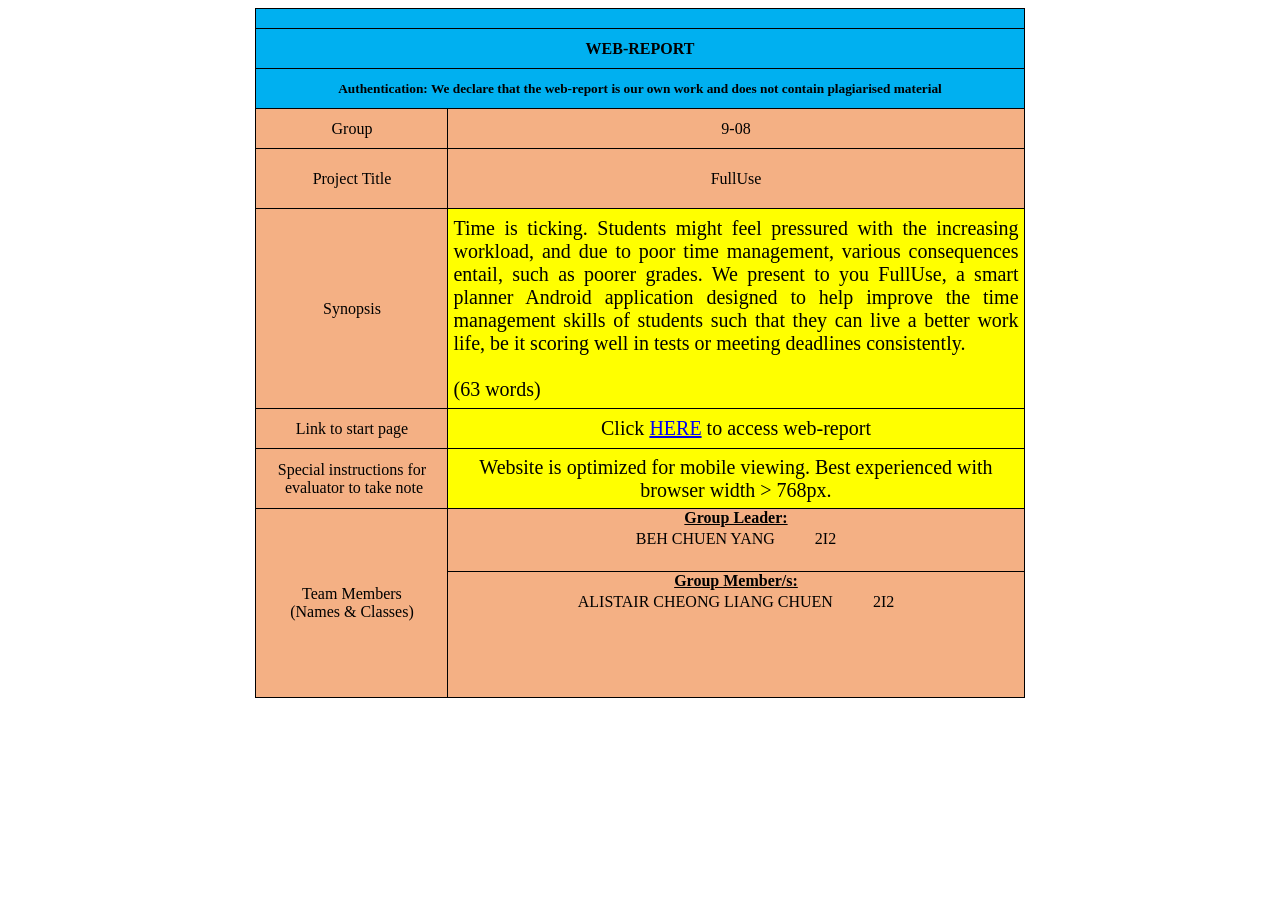
<file: 9-08.htm>
<html xmlns:v="urn:schemas-microsoft-com:vml"
xmlns:o="urn:schemas-microsoft-com:office:office"
xmlns:x="urn:schemas-microsoft-com:office:excel"
xmlns="http://www.w3.org/TR/REC-html40">

<head>
<meta http-equiv=Content-Type content="text/html; charset=windows-1252">
<meta name=ProgId content=Excel.Sheet>
<meta name=Generator content="Microsoft Excel 15">
<meta charset="UTF-8">
<link rel=File-List href="9-08_files/filelist.xml">
<!--[if !mso]>
<style>
v\:* {behavior:url(#default#VML);}
o\:* {behavior:url(#default#VML);}
x\:* {behavior:url(#default#VML);}
.shape {behavior:url(#default#VML);}
</style>
<![endif]-->
<style id="Book1_4170_Styles">
<!--table
	{mso-displayed-decimal-separator:"\.";
	mso-displayed-thousand-separator:"\,";}
.xl1513503
	{padding:0px;
	mso-ignore:padding;
	color:black;
	font-size:11.0pt;
	font-weight:400;
	font-style:normal;
	text-decoration:none;
	font-family:Calibri, sans-serif;
	mso-font-charset:0;
	mso-number-format:General;
	text-align:general;
	vertical-align:bottom;
	mso-background-source:auto;
	mso-pattern:auto;
	white-space:nowrap;}
.xl6413503
	{padding:0px;
	mso-ignore:padding;
	color:black;
	font-size:12.0pt;
	font-weight:400;
	font-style:normal;
	text-decoration:none;
	font-family:"Times New Roman", serif;
	mso-font-charset:0;
	mso-number-format:General;
	text-align:center;
	vertical-align:middle;
	border-top:.5pt solid windowtext;
	border-right:none;
	border-bottom:none;
	border-left:.5pt solid windowtext;
	background:#F4B084;
	mso-pattern:black none;
	white-space:nowrap;}
.xl6513503
	{padding:0px;
	mso-ignore:padding;
	color:black;
	font-size:12.0pt;
	font-weight:400;
	font-style:normal;
	text-decoration:none;
	font-family:"Times New Roman", serif;
	mso-font-charset:0;
	mso-number-format:General;
	text-align:center;
	vertical-align:middle;
	border-top:.5pt solid windowtext;
	border-right:none;
	border-bottom:none;
	border-left:none;
	background:#F4B084;
	mso-pattern:black none;
	white-space:nowrap;}
.xl6613503
	{padding:0px;
	mso-ignore:padding;
	color:black;
	font-size:12.0pt;
	font-weight:400;
	font-style:normal;
	text-decoration:none;
	font-family:"Times New Roman", serif;
	mso-font-charset:0;
	mso-number-format:General;
	text-align:center;
	vertical-align:middle;
	border-top:.5pt solid windowtext;
	border-right:.5pt solid windowtext;
	border-bottom:none;
	border-left:none;
	background:#F4B084;
	mso-pattern:black none;
	white-space:nowrap;}
.xl6713503
	{padding:0px;
	mso-ignore:padding;
	color:black;
	font-size:12.0pt;
	font-weight:400;
	font-style:normal;
	text-decoration:none;
	font-family:"Times New Roman", serif;
	mso-font-charset:0;
	mso-number-format:General;
	text-align:center;
	vertical-align:middle;
	border-top:none;
	border-right:none;
	border-bottom:none;
	border-left:.5pt solid windowtext;
	background:#F4B084;
	mso-pattern:black none;
	white-space:nowrap;}
.xl6813503
	{padding:0px;
	mso-ignore:padding;
	color:black;
	font-size:12.0pt;
	font-weight:400;
	font-style:normal;
	text-decoration:none;
	font-family:"Times New Roman", serif;
	mso-font-charset:0;
	mso-number-format:General;
	text-align:center;
	vertical-align:middle;
	background:#F4B084;
	mso-pattern:black none;
	white-space:nowrap;}
.xl6913503
	{padding:0px;
	mso-ignore:padding;
	color:black;
	font-size:12.0pt;
	font-weight:400;
	font-style:normal;
	text-decoration:none;
	font-family:"Times New Roman", serif;
	mso-font-charset:0;
	mso-number-format:General;
	text-align:center;
	vertical-align:middle;
	border-top:none;
	border-right:.5pt solid windowtext;
	border-bottom:none;
	border-left:none;
	background:#F4B084;
	mso-pattern:black none;
	white-space:nowrap;}
.xl7013503
	{padding:0px;
	mso-ignore:padding;
	color:black;
	font-size:12.0pt;
	font-weight:400;
	font-style:normal;
	text-decoration:none;
	font-family:"Times New Roman", serif;
	mso-font-charset:0;
	mso-number-format:General;
	text-align:center;
	vertical-align:middle;
	border-top:none;
	border-right:none;
	border-bottom:.5pt solid windowtext;
	border-left:.5pt solid windowtext;
	background:#F4B084;
	mso-pattern:black none;
	white-space:nowrap;}
.xl7113503
	{padding:0px;
	mso-ignore:padding;
	color:black;
	font-size:12.0pt;
	font-weight:400;
	font-style:normal;
	text-decoration:none;
	font-family:"Times New Roman", serif;
	mso-font-charset:0;
	mso-number-format:General;
	text-align:center;
	vertical-align:middle;
	border-top:none;
	border-right:none;
	border-bottom:.5pt solid windowtext;
	border-left:none;
	background:#F4B084;
	mso-pattern:black none;
	white-space:nowrap;}
.xl7213503
	{padding:0px;
	mso-ignore:padding;
	color:black;
	font-size:12.0pt;
	font-weight:400;
	font-style:normal;
	text-decoration:none;
	font-family:"Times New Roman", serif;
	mso-font-charset:0;
	mso-number-format:General;
	text-align:center;
	vertical-align:middle;
	border-top:none;
	border-right:.5pt solid windowtext;
	border-bottom:.5pt solid windowtext;
	border-left:none;
	background:#F4B084;
	mso-pattern:black none;
	white-space:nowrap;}
.xl7313503
	{padding:0px;
	mso-ignore:padding;
	color:black;
	font-size:12.0pt;
	font-weight:400;
	font-style:normal;
	text-decoration:none;
	font-family:"Times New Roman", serif;
	mso-font-charset:0;
	mso-number-format:General;
	text-align:center;
	vertical-align:middle;
	border:.5pt solid windowtext;
	background:#F4B084;
	mso-pattern:black none;
	white-space:nowrap;}
.xl7413503
	{padding:0px;
	mso-ignore:padding;
	color:black;
	font-size:12.0pt;
	font-weight:700;
	font-style:normal;
	text-decoration:none;
	font-family:"Times New Roman", serif;
	mso-font-charset:0;
	mso-number-format:General;
	text-align:center;
	vertical-align:middle;
	border:.5pt solid windowtext;
	background:#00B0F0;
	mso-pattern:black none;
	white-space:nowrap;}
.xl7513503
	{padding:0px;
	mso-ignore:padding;
	color:black;
	font-size:10.0pt;
	font-weight:700;
	font-style:normal;
	text-decoration:none;
	font-family:"Times New Roman", serif;
	mso-font-charset:0;
	mso-number-format:General;
	text-align:center;
	vertical-align:middle;
	border:.5pt solid windowtext;
	background:#00B0F0;
	mso-pattern:black none;
	white-space:nowrap;}
.xl7613503
	{padding:5px;
	mso-ignore:padding;
	color:black;
	font-size:15pt;
	font-weight:400;
	font-style:normal;
	text-decoration:none;
	font-family:"Times New Roman", serif;
	mso-font-charset:0;
	mso-number-format:General;
	text-align:justify;
	vertical-align:middle;
	border-top:.5pt solid windowtext;
	border-right:none;
	border-bottom:none;
	border-left:.5pt solid windowtext;
	background:yellow;
	mso-pattern:black none;
	word-wrap: break-word;}
.xl7713503
	{padding:0px;
	mso-ignore:padding;
	color:black;
	font-size:24.0pt;
	font-weight:400;
	font-style:normal;
	text-decoration:none;
	font-family:"Times New Roman", serif;
	mso-font-charset:0;
	mso-number-format:General;
	text-align:center;
	vertical-align:middle;
	border-top:.5pt solid windowtext;
	border-right:none;
	border-bottom:none;
	border-left:none;
	background:yellow;
	mso-pattern:black none;
	white-space:nowrap;}
.xl7813503
	{padding:0px;
	mso-ignore:padding;
	color:black;
	font-size:24.0pt;
	font-weight:400;
	font-style:normal;
	text-decoration:none;
	font-family:"Times New Roman", serif;
	mso-font-charset:0;
	mso-number-format:General;
	text-align:center;
	vertical-align:middle;
	border-top:.5pt solid windowtext;
	border-right:.5pt solid windowtext;
	border-bottom:none;
	border-left:none;
	background:yellow;
	mso-pattern:black none;
	white-space:nowrap;}
.xl7913503
	{padding:0px;
	mso-ignore:padding;
	color:black;
	font-size:24.0pt;
	font-weight:400;
	font-style:normal;
	text-decoration:none;
	font-family:"Times New Roman", serif;
	mso-font-charset:0;
	mso-number-format:General;
	text-align:center;
	vertical-align:middle;
	border-top:none;
	border-right:none;
	border-bottom:none;
	border-left:.5pt solid windowtext;
	background:yellow;
	mso-pattern:black none;
	white-space:nowrap;}
.xl8013503
	{padding:0px;
	mso-ignore:padding;
	color:black;
	font-size:24.0pt;
	font-weight:400;
	font-style:normal;
	text-decoration:none;
	font-family:"Times New Roman", serif;
	mso-font-charset:0;
	mso-number-format:General;
	text-align:center;
	vertical-align:middle;
	background:yellow;
	mso-pattern:black none;
	white-space:nowrap;}
.xl8113503
	{padding:0px;
	mso-ignore:padding;
	color:black;
	font-size:24.0pt;
	font-weight:400;
	font-style:normal;
	text-decoration:none;
	font-family:"Times New Roman", serif;
	mso-font-charset:0;
	mso-number-format:General;
	text-align:center;
	vertical-align:middle;
	border-top:none;
	border-right:.5pt solid windowtext;
	border-bottom:none;
	border-left:none;
	background:yellow;
	mso-pattern:black none;
	white-space:nowrap;}
.xl8213503
	{padding:0px;
	mso-ignore:padding;
	color:black;
	font-size:24.0pt;
	font-weight:400;
	font-style:normal;
	text-decoration:none;
	font-family:"Times New Roman", serif;
	mso-font-charset:0;
	mso-number-format:General;
	text-align:center;
	vertical-align:middle;
	border-top:none;
	border-right:none;
	border-bottom:.5pt solid windowtext;
	border-left:.5pt solid windowtext;
	background:yellow;
	mso-pattern:black none;
	white-space:nowrap;}
.xl8313503
	{padding:0px;
	mso-ignore:padding;
	color:black;
	font-size:24.0pt;
	font-weight:400;
	font-style:normal;
	text-decoration:none;
	font-family:"Times New Roman", serif;
	mso-font-charset:0;
	mso-number-format:General;
	text-align:center;
	vertical-align:middle;
	border-top:none;
	border-right:none;
	border-bottom:.5pt solid windowtext;
	border-left:none;
	background:yellow;
	mso-pattern:black none;
	white-space:nowrap;}
.xl8413503
	{padding:0px;
	mso-ignore:padding;
	color:black;
	font-size:24.0pt;
	font-weight:400;
	font-style:normal;
	text-decoration:none;
	font-family:"Times New Roman", serif;
	mso-font-charset:0;
	mso-number-format:General;
	text-align:center;
	vertical-align:middle;
	border-top:none;
	border-right:.5pt solid windowtext;
	border-bottom:.5pt solid windowtext;
	border-left:none;
	background:yellow;
	mso-pattern:black none;
	white-space:nowrap;}
.xl8513503
	{padding:0px;
	mso-ignore:padding;
	color:black;
	font-size:12.0pt;
	font-weight:400;
	font-style:normal;
	text-decoration:none;
	font-family:"Times New Roman", serif;
	mso-font-charset:0;
	mso-number-format:General;
	text-align:center;
	vertical-align:middle;
	border-top:.5pt solid windowtext;
	border-right:none;
	border-bottom:none;
	border-left:.5pt solid windowtext;
	background:#F4B084;
	mso-pattern:black none;
	white-space:normal;}
.xl8613503
	{padding:0px;
	mso-ignore:padding;
	color:black;
	font-size:12.0pt;
	font-weight:400;
	font-style:normal;
	text-decoration:none;
	font-family:"Times New Roman", serif;
	mso-font-charset:0;
	mso-number-format:General;
	text-align:center;
	vertical-align:middle;
	border-top:.5pt solid windowtext;
	border-right:none;
	border-bottom:none;
	border-left:none;
	background:#F4B084;
	mso-pattern:black none;
	white-space:normal;}
.xl8713503
	{padding:0px;
	mso-ignore:padding;
	color:black;
	font-size:12.0pt;
	font-weight:400;
	font-style:normal;
	text-decoration:none;
	font-family:"Times New Roman", serif;
	mso-font-charset:0;
	mso-number-format:General;
	text-align:center;
	vertical-align:middle;
	border-top:.5pt solid windowtext;
	border-right:.5pt solid windowtext;
	border-bottom:none;
	border-left:none;
	background:#F4B084;
	mso-pattern:black none;
	white-space:normal;}
.xl8813503
	{padding:0px;
	mso-ignore:padding;
	color:black;
	font-size:12.0pt;
	font-weight:400;
	font-style:normal;
	text-decoration:none;
	font-family:"Times New Roman", serif;
	mso-font-charset:0;
	mso-number-format:General;
	text-align:center;
	vertical-align:middle;
	border-top:none;
	border-right:none;
	border-bottom:none;
	border-left:.5pt solid windowtext;
	background:#F4B084;
	mso-pattern:black none;
	white-space:normal;}
.xl8913503
	{padding:0px;
	mso-ignore:padding;
	color:black;
	font-size:12.0pt;
	font-weight:400;
	font-style:normal;
	text-decoration:none;
	font-family:"Times New Roman", serif;
	mso-font-charset:0;
	mso-number-format:General;
	text-align:center;
	vertical-align:middle;
	background:#F4B084;
	mso-pattern:black none;
	white-space:normal;}
.xl9013503
	{padding:0px;
	mso-ignore:padding;
	color:black;
	font-size:12.0pt;
	font-weight:400;
	font-style:normal;
	text-decoration:none;
	font-family:"Times New Roman", serif;
	mso-font-charset:0;
	mso-number-format:General;
	text-align:center;
	vertical-align:middle;
	border-top:none;
	border-right:.5pt solid windowtext;
	border-bottom:none;
	border-left:none;
	background:#F4B084;
	mso-pattern:black none;
	white-space:normal;}
.xl9113503
	{padding:0px;
	mso-ignore:padding;
	color:black;
	font-size:12.0pt;
	font-weight:400;
	font-style:normal;
	text-decoration:none;
	font-family:"Times New Roman", serif;
	mso-font-charset:0;
	mso-number-format:General;
	text-align:center;
	vertical-align:middle;
	border-top:none;
	border-right:none;
	border-bottom:.5pt solid windowtext;
	border-left:.5pt solid windowtext;
	background:#F4B084;
	mso-pattern:black none;
	white-space:normal;}
.xl9213503
	{padding:0px;
	mso-ignore:padding;
	color:black;
	font-size:12.0pt;
	font-weight:400;
	font-style:normal;
	text-decoration:none;
	font-family:"Times New Roman", serif;
	mso-font-charset:0;
	mso-number-format:General;
	text-align:center;
	vertical-align:middle;
	border-top:none;
	border-right:none;
	border-bottom:.5pt solid windowtext;
	border-left:none;
	background:#F4B084;
	mso-pattern:black none;
	white-space:normal;}
.xl9313503
	{padding:0px;
	mso-ignore:padding;
	color:black;
	font-size:12.0pt;
	font-weight:400;
	font-style:normal;
	text-decoration:none;
	font-family:"Times New Roman", serif;
	mso-font-charset:0;
	mso-number-format:General;
	text-align:center;
	vertical-align:middle;
	border-top:none;
	border-right:.5pt solid windowtext;
	border-bottom:.5pt solid windowtext;
	border-left:none;
	background:#F4B084;
	mso-pattern:black none;
	white-space:normal;}
.xl9413503
	{padding:0px;
	mso-ignore:padding;
	color:black;
	font-size:18.0pt;
	font-weight:400;
	font-style:normal;
	text-decoration:none;
	font-family:"Times New Roman", serif;
	mso-font-charset:0;
	mso-number-format:General;
	text-align:center;
	vertical-align:middle;
	border-top:.5pt solid windowtext;
	border-right:none;
	border-bottom:none;
	border-left:.5pt solid windowtext;
	background:yellow;
	mso-pattern:black none;
	word-wrap: break-word;}
.xl9513503
	{padding:0px;
	mso-ignore:padding;
	color:black;
	font-size:12.0pt;
	font-weight:400;
	font-style:normal;
	text-decoration:none;
	font-family:"Times New Roman", serif;
	mso-font-charset:0;
	mso-number-format:General;
	text-align:center;
	vertical-align:middle;
	border:.5pt solid windowtext;
	background:#F4B084;
	mso-pattern:black none;
	white-space:normal;}
.xl9613503
	{padding:0px;
	mso-ignore:padding;
	color:black;
	font-size:12.0pt;
	font-weight:700;
	font-style:normal;
	text-decoration:underline;
	text-underline-style:single;
	font-family:"Times New Roman", serif;
	mso-font-charset:0;
	mso-number-format:General;
	text-align:center;
	vertical-align:top;
	border-top:.5pt solid windowtext;
	border-right:none;
	border-bottom:none;
	border-left:.5pt solid windowtext;
	background:#F4B084;
	mso-pattern:black none;
	white-space:normal;}
.xl9713503
	{padding:0px;
	mso-ignore:padding;
	color:black;
	font-size:12.0pt;
	font-weight:400;
	font-style:normal;
	text-decoration:none;
	font-family:"Times New Roman", serif;
	mso-font-charset:0;
	mso-number-format:General;
	text-align:center;
	vertical-align:top;
	border-top:.5pt solid windowtext;
	border-right:none;
	border-bottom:none;
	border-left:none;
	background:#F4B084;
	mso-pattern:black none;
	white-space:normal;}
.xl9813503
	{padding:0px;
	mso-ignore:padding;
	color:black;
	font-size:12.0pt;
	font-weight:400;
	font-style:normal;
	text-decoration:none;
	font-family:"Times New Roman", serif;
	mso-font-charset:0;
	mso-number-format:General;
	text-align:center;
	vertical-align:top;
	border-top:.5pt solid windowtext;
	border-right:.5pt solid windowtext;
	border-bottom:none;
	border-left:none;
	background:#F4B084;
	mso-pattern:black none;
	white-space:normal;}
.xl9913503
	{padding:0px;
	mso-ignore:padding;
	color:black;
	font-size:12.0pt;
	font-weight:400;
	font-style:normal;
	text-decoration:none;
	font-family:"Times New Roman", serif;
	mso-font-charset:0;
	mso-number-format:General;
	text-align:center;
	vertical-align:top;
	border-top:none;
	border-right:none;
	border-bottom:none;
	border-left:.5pt solid windowtext;
	background:#F4B084;
	mso-pattern:black none;
	white-space:normal;}
.xl10013503
	{padding:0px;
	mso-ignore:padding;
	color:black;
	font-size:12.0pt;
	font-weight:400;
	font-style:normal;
	text-decoration:none;
	font-family:"Times New Roman", serif;
	mso-font-charset:0;
	mso-number-format:General;
	text-align:center;
	vertical-align:top;
	background:#F4B084;
	mso-pattern:black none;
	white-space:normal;}
.xl10113503
	{padding:0px;
	mso-ignore:padding;
	color:black;
	font-size:12.0pt;
	font-weight:400;
	font-style:normal;
	text-decoration:none;
	font-family:"Times New Roman", serif;
	mso-font-charset:0;
	mso-number-format:General;
	text-align:center;
	vertical-align:top;
	border-top:none;
	border-right:.5pt solid windowtext;
	border-bottom:none;
	border-left:none;
	background:#F4B084;
	mso-pattern:black none;
	white-space:normal;}
.xl10213503
	{padding:0px;
	mso-ignore:padding;
	color:black;
	font-size:12.0pt;
	font-weight:400;
	font-style:normal;
	text-decoration:none;
	font-family:"Times New Roman", serif;
	mso-font-charset:0;
	mso-number-format:General;
	text-align:center;
	vertical-align:top;
	border-top:none;
	border-right:none;
	border-bottom:.5pt solid windowtext;
	border-left:.5pt solid windowtext;
	background:#F4B084;
	mso-pattern:black none;
	white-space:normal;}
.xl10313503
	{padding:0px;
	mso-ignore:padding;
	color:black;
	font-size:12.0pt;
	font-weight:400;
	font-style:normal;
	text-decoration:none;
	font-family:"Times New Roman", serif;
	mso-font-charset:0;
	mso-number-format:General;
	text-align:center;
	vertical-align:top;
	border-top:none;
	border-right:none;
	border-bottom:.5pt solid windowtext;
	border-left:none;
	background:#F4B084;
	mso-pattern:black none;
	white-space:normal;}
.xl10413503
	{padding:0px;
	mso-ignore:padding;
	color:black;
	font-size:12.0pt;
	font-weight:400;
	font-style:normal;
	text-decoration:none;
	font-family:"Times New Roman", serif;
	mso-font-charset:0;
	mso-number-format:General;
	text-align:center;
	vertical-align:top;
	border-top:none;
	border-right:.5pt solid windowtext;
	border-bottom:.5pt solid windowtext;
	border-left:none;
	background:#F4B084;
	mso-pattern:black none;
	white-space:normal;}
.xl10513503
	{padding:0px;
	mso-ignore:padding;
	color:black;
	font-size:12.0pt;
	font-weight:700;
	font-style:normal;
	text-decoration:underline;
	text-underline-style:single;
	font-family:"Times New Roman", serif;
	mso-font-charset:0;
	mso-number-format:General;
	text-align:center;
	vertical-align:top;
	border-top:.5pt solid windowtext;
	border-right:none;
	border-bottom:none;
	border-left:.5pt solid windowtext;
	background:#F4B084;
	mso-pattern:black none;
	white-space:nowrap;}
.xl10613503
	{padding:0px;
	mso-ignore:padding;
	color:black;
	font-size:12.0pt;
	font-weight:400;
	font-style:normal;
	text-decoration:none;
	font-family:"Times New Roman", serif;
	mso-font-charset:0;
	mso-number-format:General;
	text-align:center;
	vertical-align:top;
	border-top:.5pt solid windowtext;
	border-right:none;
	border-bottom:none;
	border-left:none;
	background:#F4B084;
	mso-pattern:black none;
	white-space:nowrap;}
.xl10713503
	{padding:0px;
	mso-ignore:padding;
	color:black;
	font-size:12.0pt;
	font-weight:400;
	font-style:normal;
	text-decoration:none;
	font-family:"Times New Roman", serif;
	mso-font-charset:0;
	mso-number-format:General;
	text-align:center;
	vertical-align:top;
	border-top:.5pt solid windowtext;
	border-right:.5pt solid windowtext;
	border-bottom:none;
	border-left:none;
	background:#F4B084;
	mso-pattern:black none;
	white-space:nowrap;}
.xl10813503
	{padding:0px;
	mso-ignore:padding;
	color:black;
	font-size:12.0pt;
	font-weight:400;
	font-style:normal;
	text-decoration:none;
	font-family:"Times New Roman", serif;
	mso-font-charset:0;
	mso-number-format:General;
	text-align:center;
	vertical-align:top;
	border-top:none;
	border-right:none;
	border-bottom:none;
	border-left:.5pt solid windowtext;
	background:#F4B084;
	mso-pattern:black none;
	white-space:nowrap;}
.xl10913503
	{padding:0px;
	mso-ignore:padding;
	color:black;
	font-size:12.0pt;
	font-weight:400;
	font-style:normal;
	text-decoration:none;
	font-family:"Times New Roman", serif;
	mso-font-charset:0;
	mso-number-format:General;
	text-align:center;
	vertical-align:top;
	background:#F4B084;
	mso-pattern:black none;
	white-space:nowrap;}
.xl11013503
	{padding:0px;
	mso-ignore:padding;
	color:black;
	font-size:12.0pt;
	font-weight:400;
	font-style:normal;
	text-decoration:none;
	font-family:"Times New Roman", serif;
	mso-font-charset:0;
	mso-number-format:General;
	text-align:center;
	vertical-align:top;
	border-top:none;
	border-right:.5pt solid windowtext;
	border-bottom:none;
	border-left:none;
	background:#F4B084;
	mso-pattern:black none;
	white-space:nowrap;}
.xl11113503
	{padding:0px;
	mso-ignore:padding;
	color:black;
	font-size:12.0pt;
	font-weight:400;
	font-style:normal;
	text-decoration:none;
	font-family:"Times New Roman", serif;
	mso-font-charset:0;
	mso-number-format:General;
	text-align:center;
	vertical-align:top;
	border-top:none;
	border-right:none;
	border-bottom:.5pt solid windowtext;
	border-left:.5pt solid windowtext;
	background:#F4B084;
	mso-pattern:black none;
	white-space:nowrap;}
.xl11213503
	{padding:0px;
	mso-ignore:padding;
	color:black;
	font-size:12.0pt;
	font-weight:400;
	font-style:normal;
	text-decoration:none;
	font-family:"Times New Roman", serif;
	mso-font-charset:0;
	mso-number-format:General;
	text-align:center;
	vertical-align:top;
	border-top:none;
	border-right:none;
	border-bottom:.5pt solid windowtext;
	border-left:none;
	background:#F4B084;
	mso-pattern:black none;
	white-space:nowrap;}
.xl11313503
	{padding:0px;
	mso-ignore:padding;
	color:black;
	font-size:12.0pt;
	font-weight:400;
	font-style:normal;
	text-decoration:none;
	font-family:"Times New Roman", serif;
	mso-font-charset:0;
	mso-number-format:General;
	text-align:center;
	vertical-align:top;
	border-top:none;
	border-right:.5pt solid windowtext;
	border-bottom:.5pt solid windowtext;
	border-left:none;
	background:#F4B084;
	mso-pattern:black none;
	white-space:nowrap;}
-->
</style>
</head>

<body>


<div id="Book1_4170" align=center x:publishsource="Excel">

<table border=0 cellpadding=0 cellspacing=0 width=768 style='border-collapse:
 collapse;table-layout:fixed;width:576pt'>
 <col width=64 span=12 style='width:48pt'>
 <tr height=20 style='height:15.0pt'>
  <td colspan=12 height=20 class=xl7413503 width=768 style='height:15.0pt;
  width:576pt'>&nbsp;</td>
 </tr>
 <tr height=20 style='height:15.0pt'>
  <td colspan=12 rowspan=2 height=40 class=xl7413503 style='height:30.0pt'>WEB-REPORT</td>
 </tr>
 <tr height=20 style='height:15.0pt'>
 </tr>
 <tr height=20 style='height:15.0pt'>
  <td colspan=12 rowspan=2 height=40 class=xl7513503 style='height:30.0pt'>Authentication:
  We declare that the web-report is our own work and does not contain
  plagiarised material</td>
 </tr>
 <tr height=20 style='height:15.0pt'>
 </tr>
 <tr height=20 style='height:15.0pt'>
  <td colspan=3 rowspan=2 height=40 class=xl7313503 style='height:30.0pt'>Group</td>
  <td colspan=9 rowspan=2 class=xl7313503>9-08</td>
 </tr>
 <tr height=20 style='height:15.0pt'>
 </tr>
 <tr height=20 style='height:15.0pt'>
  <td colspan=3 rowspan=3 height=60 class=xl6413503 style='border-right:.5pt solid black;
  border-bottom:.5pt solid black;height:45.0pt'>Project Title</td>
  <td colspan=9 rowspan=3 class=xl9513503 width=576 style='width:432pt'>FullUse</td>
 </tr>
 <tr height=20 style='height:15.0pt'>
 </tr>
 <tr height=20 style='height:15.0pt'>
 </tr>
 <tr height=20 style='mso-height-source:userset;height:15.0pt'>
  <td colspan=3 rowspan=10 height=200 class=xl6413503 style='border-right:.5pt solid black;
  border-bottom:.5pt solid black;height:150.0pt'>Synopsis</td>
  <td colspan=9 rowspan=10 class=xl7613503 style='border-right:.5pt solid black;
  border-bottom:.5pt solid black'>Time is ticking. Students might feel pressured with the increasing workload, and due to poor time management, various consequences entail, such as poorer grades. We present to you FullUse, a smart planner Android application designed to help improve the time management skills of students such that they can live a better work life, be it scoring well in tests or meeting deadlines consistently.<br><br> (63 words)</td>
 </tr>
 <tr height=20 style='mso-height-source:userset;height:15.0pt'>
 </tr>
 <tr height=20 style='mso-height-source:userset;height:15.0pt'>
 </tr>
 <tr height=20 style='mso-height-source:userset;height:15.0pt'>
 </tr>
 <tr height=20 style='mso-height-source:userset;height:15.0pt'>
 </tr>
 <tr height=20 style='mso-height-source:userset;height:15.0pt'>
 </tr>
 <tr height=20 style='mso-height-source:userset;height:15.0pt'>
 </tr>
 <tr height=20 style='mso-height-source:userset;height:15.0pt'>
 </tr>
 <tr height=20 style='mso-height-source:userset;height:15.0pt'>
 </tr>
 <tr height=20 style='mso-height-source:userset;height:15.0pt'>
 </tr>
 <tr height=20 style='mso-height-source:userset;height:15.0pt'>
  <td colspan=3 rowspan=2 height=40 class=xl6413503 style='border-right:.5pt solid black;
  border-bottom:.5pt solid black;height:30.0pt'>Link to start page</td>
  <td colspan=9 rowspan=2 class=xl7613503 style='border-right:.5pt solid black;
  border-bottom:.5pt solid black; text-align: center;'>Click <a href="index.html">HERE</a> to access web-report</td>
 </tr>
 <tr height=20 style='mso-height-source:userset;height:15.0pt'>
 </tr>
 <tr height=20 style='mso-height-source:userset;height:15.0pt'>
  <td colspan=3 rowspan=3 height=60 class=xl8513503 width=192 style='border-right:
  .5pt solid black;border-bottom:.5pt solid black;height:45.0pt;width:144pt'>Special
  instructions for<br>
    <span style='mso-spacerun:yes'>�</span>evaluator to take note</td>
  <td colspan=9 rowspan=3 class=xl9413503 style='border-right:.5pt solid black;
  border-bottom:.5pt solid black; font-size: 15pt;'>Website is optimized for mobile viewing. Best experienced with browser width > 768px.</td>
 </tr>
 <tr height=20 style='mso-height-source:userset;height:15.0pt'>
 </tr>
 <tr height=20 style='mso-height-source:userset;height:15.0pt'>
 </tr>
 <tr height=21 style='height:15.75pt'>
  <td colspan=3 rowspan=9 height=189 class=xl9513503 width=192
  style='height:141.75pt;width:144pt'>Team Members<br>
    (Names &amp; Classes)</td>
  <td colspan=9 class=xl9613503 width=576 style='border-right:.5pt solid black;
  border-left:none;width:432pt'>Group Leader:</td>
 </tr>
 <tr height=21 style='height:15.75pt'>
  <td colspan=9 height=21 class=xl9913503 width=576 style='border-right:.5pt solid black;
  height:15.75pt;border-left:none;width:432pt'>BEH CHUEN YANG<span
  style='mso-spacerun:yes'>��������� </span>2I2</td>
 </tr>
 <tr height=21 style='height:15.75pt'>
  <td colspan=9 height=21 class=xl10213503 width=576 style='border-right:.5pt solid black;
  height:15.75pt;border-left:none;width:432pt'>&nbsp;</td>
 </tr>
 <tr height=21 style='height:15.75pt'>
  <td colspan=9 height=21 class=xl10513503 style='border-right:.5pt solid black;
  height:15.75pt;border-left:none'>Group Member/s:</td>
 </tr>
 <tr height=21 style='height:15.75pt'>
  <td colspan=9 height=21 class=xl10813503 style='border-right:.5pt solid black;
  height:15.75pt;border-left:none'>ALISTAIR CHEONG LIANG CHUEN<span
  style='mso-spacerun:yes'>��������� </span>2I2</td>
 </tr>
 <tr height=21 style='height:15.75pt'>
  <td colspan=9 height=21 class=xl10813503 style='border-right:.5pt solid black;
  height:15.75pt;border-left:none'>&nbsp;</td>
 </tr>
 <tr height=21 style='height:15.75pt'>
  <td colspan=9 height=21 class=xl10813503 style='border-right:.5pt solid black;
  height:15.75pt;border-left:none'>&nbsp;</td>
 </tr>
 <tr height=21 style='height:15.75pt'>
  <td colspan=9 height=21 class=xl10813503 style='border-right:.5pt solid black;
  height:15.75pt;border-left:none'>&nbsp;</td>
 </tr>
 <tr height=21 style='height:15.75pt'>
  <td colspan=9 height=21 class=xl11113503 style='border-right:.5pt solid black;
  height:15.75pt;border-left:none'>&nbsp;</td>
 </tr>
 
</table>

</div>

</body>

</html>
</file>
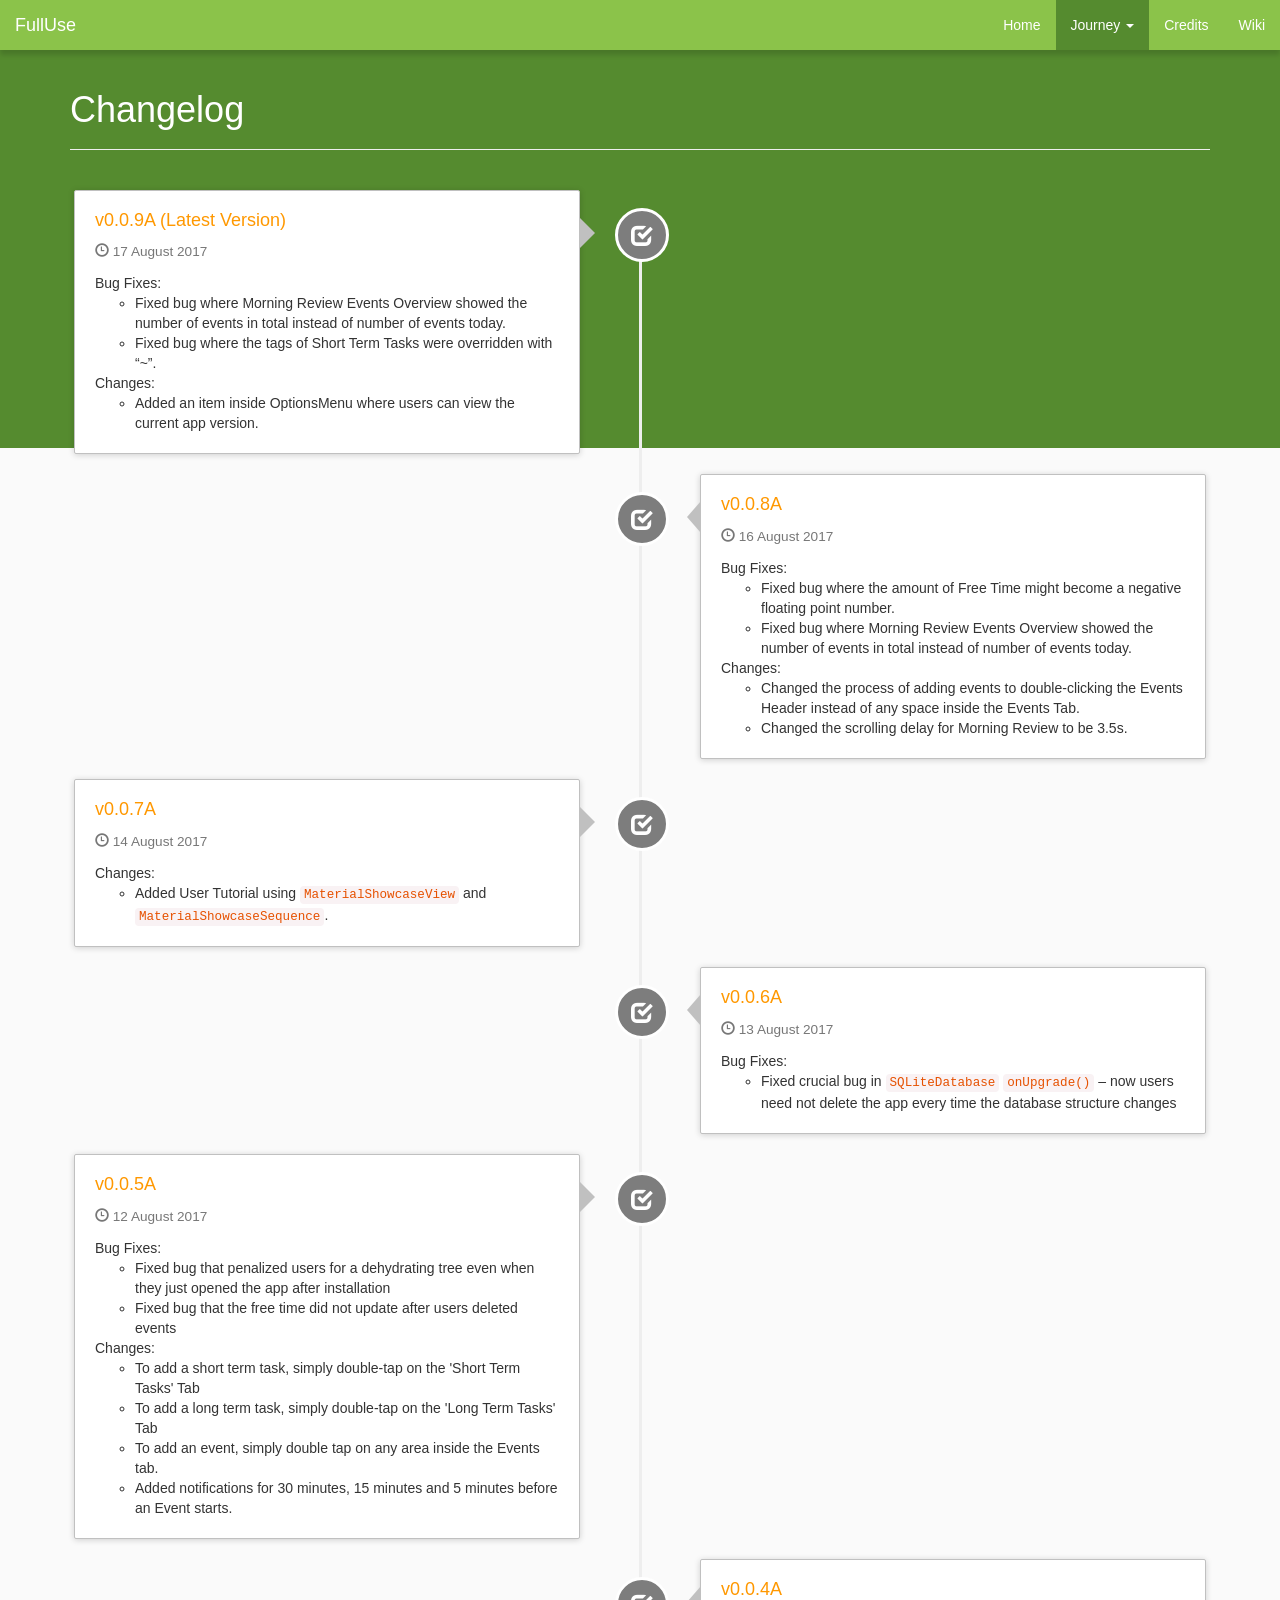
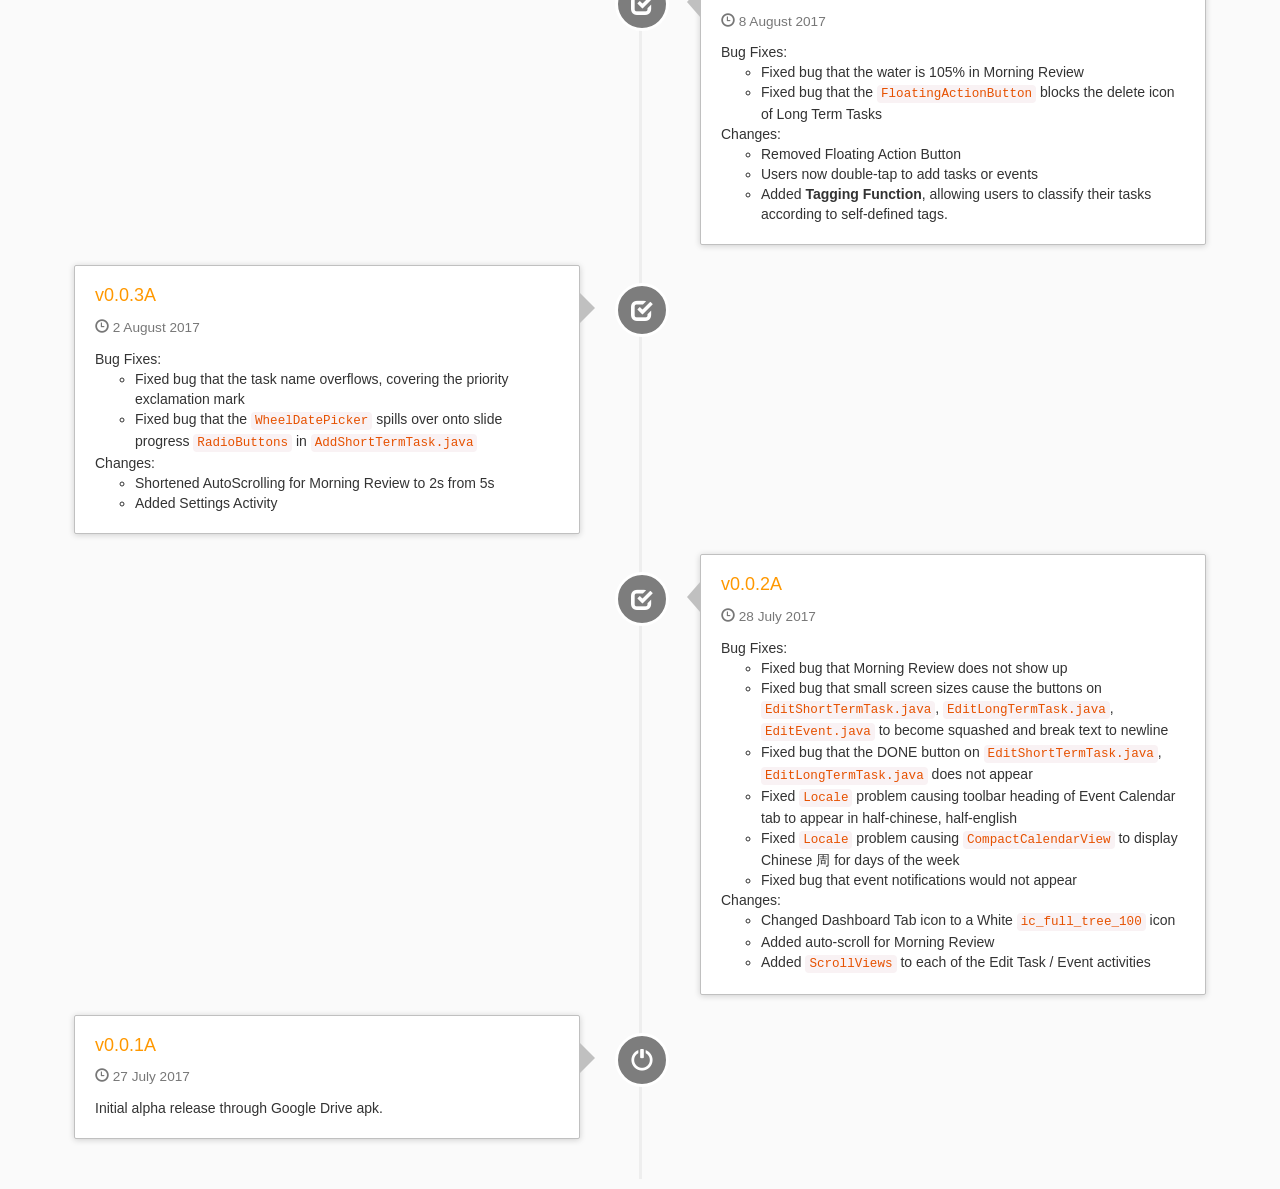
<file: changelog.html>
<!DOCTYPE html>
<html>
<head>
	<title>FullUse | Changelog</title>
	<meta charset="utf-8">
	<meta name="viewport" content="width=device-width, initial-scale=1">
	<link rel="stylesheet" href="css/timeline.css"/>
	<link rel="stylesheet" href="https://maxcdn.bootstrapcdn.com/bootstrap/3.3.7/css/bootstrap.min.css">
	<link rel="stylesheet" type="text/css" href="css/navbar.css">
	<link rel="stylesheet" type="text/css" href="css/background-download-banner.css">
	<link rel="stylesheet" type="text/css" href="css/main.css">
	<link rel="icon" href="favicon.ico">
	<script src="https://ajax.googleapis.com/ajax/libs/jquery/3.2.1/jquery.min.js"></script>
	<script src="https://maxcdn.bootstrapcdn.com/bootstrap/3.3.7/js/bootstrap.min.js"></script>
	<style type="text/css">
		.background-download-banner {
			display: block;
		}

		p {
			text-align: justify;
		}
	
		@media screen and (max-width: 768px) {
			.background-download-banner {
				display: none;
			}

			h1, h2, p {
				color: #333 !important;
			}
		}
	</style>
</head>
<body>
	<nav class="navbar navbar-inverse navbar-fixed-top">
		<div class="container-fluid">
			<div class="navbar-header">
				<button type="button" class="navbar-toggle" data-toggle="collapse" data-target="#mainNav">
			        <span class="icon-bar"></span>
			        <span class="icon-bar"></span>
			        <span class="icon-bar"></span> 
			     </button>
				<a class="navbar-brand" href="index.html">FullUse</a>
			</div>
			<div class="collapse navbar-collapse" id="mainNav">
				<ul class="nav navbar-nav navbar-right">
					<li><a href="index.html">Home</a></li>
	      			<li class="dropdown active">
	      				<a class="dropdown-toggle" data-toggle="dropdown" href="#">Journey <span class="caret"/></a>
	      				<ul class="dropdown-menu">
				          	<li><a class="dropdown-menu-link" href="changelog.html">Changelog</a></li>
				          	<li><a class="dropdown-menu-link" href="gallery.html">Gallery</a></li>
				          	<li><a class="dropdown-menu-link" href="futuredev.html">Future Developments</a></li>
	      				</ul>
	      			</li>
	      			<li><a href="credits.html">Credits</a></li>
	      			<li><a href="wiki.html">Wiki</a></li>
				</ul>
			</div>
		</div>
	</nav>
	<div class="background-download-banner"></div>
	<div class="container" style="padding-top: 50px;">
		<div class="row">
			<div class="col-md-12">
				<div class="page-header">
					 <h1 style="color: #FFF;">Changelog</h1>
				</div>
				<ul id="timeline-view" class="timeline">
					<li class="timeline-item">
						<div class="timeline-badge"><i class="glyphicon glyphicon-check"></i></div>
						<div class="timeline-panel">
							<div class="timeline-heading">
								<h4 class="timeline-title"><a href="apk/alpha/v0.0.9 17-8-2017.apk" download>v0.0.9A (Latest Version)</a></h4>
								<p><small class="text-muted"><i class="glyphicon glyphicon-time"></i> 17 August 2017</small></p>
							</div>
							<div class="timeline-body">
							Bug Fixes:<br>
							<ul>
								<li>Fixed bug where Morning Review Events Overview showed the number of events in total instead of number of events today.</li>
								<li>Fixed bug where the tags of Short Term Tasks were overridden with “~”.</li>
							</ul>

							Changes:<br>
							<ul>
								<li>Added an item inside OptionsMenu where users can view the current app version.</li>
							</ul>
					</li>
					<li class="timeline-item">
						<div class="timeline-badge"><i class="glyphicon glyphicon-check"></i></div>
						<div class="timeline-panel">
							<div class="timeline-heading">
								<h4 class="timeline-title"><a href="apk/alpha/v0.0.8 16-8-2017.apk" download>v0.0.8A</a></h4>
								<p><small class="text-muted"><i class="glyphicon glyphicon-time"></i> 16 August 2017</small></p>
							</div>
							<div class="timeline-body">
							Bug Fixes:<br>
							<ul>
								<li>Fixed bug where the amount of Free Time might become a negative floating point number.</li>
								<li>Fixed bug where Morning Review Events Overview showed the number of events in total instead of number of events today.</li>
							</ul>

							Changes:<br>
							<ul>
								<li>Changed the process of adding events to double-clicking the Events Header instead of any space inside the Events Tab.</li>
								<li>Changed the scrolling delay for Morning Review to be 3.5s.</li>
							</ul>
					</li>
					<li class="timeline-item">
						<div class="timeline-badge"><i class="glyphicon glyphicon-check"></i></div>
						<div class="timeline-panel">
							<div class="timeline-heading">
								<h4 class="timeline-title"><a href="apk/alpha/v0.0.7 14-8-2017.apk" download>v0.0.7A</a></h4>
								<p><small class="text-muted"><i class="glyphicon glyphicon-time"></i> 14 August 2017</small></p>
							</div>
							<div class="timeline-body">
							Changes:<br>
							<ul>
								<li>Added User Tutorial using <code>MaterialShowcaseView</code> and <code>MaterialShowcaseSequence</code>.</li>
							</ul>
					</li>
					<li class="timeline-item">
						<div class="timeline-badge"><i class="glyphicon glyphicon-check"></i></div>
						<div class="timeline-panel">
							<div class="timeline-heading">
								<h4 class="timeline-title"><a href="apk/alpha/v0.0.6 13-8-2017.apk" download>v0.0.6A</a></h4>
								<p><small class="text-muted"><i class="glyphicon glyphicon-time"></i> 13 August 2017</small></p>
							</div>
							<div class="timeline-body">
								Bug Fixes:<br>
								<ul>
									<li>Fixed crucial bug in <code>SQLiteDatabase</code> <code>onUpgrade()</code> – now users need not delete the app every time the database structure changes</li>
								</ul>
							</div>
						</div>
					</li>
					<li class="timeline-item">
						<div class="timeline-badge"><i class="glyphicon glyphicon-check"></i></div>
						<div class="timeline-panel">
							<div class="timeline-heading">
								<h4 class="timeline-title"><a href="apk/alpha/v0.0.5 12-8-2017.apk" download>v0.0.5A</a></h4>
								<p><small class="text-muted"><i class="glyphicon glyphicon-time"></i> 12 August 2017</small></p>
							</div>
							<div class="timeline-body">
								Bug Fixes:<br>
								<ul>
									<li>Fixed bug that penalized users for a dehydrating tree even when they just opened the app after installation</li>
									<li>Fixed bug that the free time did not update after users deleted events</li>
								</ul>
								Changes:<br>
								<ul>
									<li>To add a short term task, simply double-tap on the 'Short Term Tasks' Tab</li>
									<li>To add a long term task, simply double-tap on the 'Long Term Tasks' Tab</li>
									<li>To add an event, simply double tap on any area inside the Events tab.</li>
									<li>Added notifications for 30 minutes, 15 minutes and 5 minutes before an Event starts.</li>
								</ul>
							</div>
						</div>
					</li>
					<li class="timeline-item">
						<div class="timeline-badge"><i class="glyphicon glyphicon-check"></i></div>
						<div class="timeline-panel">
							<div class="timeline-heading">
								<h4 class="timeline-title"><a href="apk/alpha/v0.0.4 8-8-2017.apk" download>v0.0.4A</a></h4>
								<p><small class="text-muted"><i class="glyphicon glyphicon-time"></i> 8 August 2017</small></p>
							</div>
							<div class="timeline-body">
								Bug Fixes:<br>
								<ul>
									<li>Fixed bug that the water is 105% in Morning Review</li>
									<li>Fixed bug that the <code>FloatingActionButton</code> blocks the delete icon of Long Term Tasks</li>
								</ul>
								Changes:<br>
								<ul>
									<li>Removed Floating Action Button</li>
									<li>Users now double-tap to add tasks or events</li>
									<li>Added <b>Tagging Function</b>, allowing users to classify their tasks according to self-defined tags.</li>
								</ul>
							</div>
						</div>
					</li>
					<li class="timeline-item">
						<div class="timeline-badge"><i class="glyphicon glyphicon-check"></i></div>
						<div class="timeline-panel">
							<div class="timeline-heading">
								<h4 class="timeline-title"><a href="apk/alpha/v0.0.3 2-8-2017.apk" download>v0.0.3A</a></h4>
								<p><small class="text-muted"><i class="glyphicon glyphicon-time"></i> 2 August 2017</small></p>
							</div>
							<div class="timeline-body">
								Bug Fixes:<br>
								<ul>
									<li>Fixed bug that the task name overflows, covering the priority exclamation mark</li>
									<li>Fixed bug that the <code>WheelDatePicker</code> spills over onto slide progress <code>RadioButtons</code> in <code>AddShortTermTask.java</code></li>
								</ul>
								Changes:<br>
								<ul>
									<li>Shortened AutoScrolling for Morning Review to 2s from 5s</li><li>
									Added Settings Activity</li>
								</ul>
							</div>
						</div>
					</li>
					<li class="timeline-item">
						<div class="timeline-badge"><i class="glyphicon glyphicon-check"></i></div>
						<div class="timeline-panel">
							<div class="timeline-heading">
								<h4 class="timeline-title"><a href="apk/alpha/v0.0.2 28-7-2017.apk" download>v0.0.2A</a></h4>
								<p><small class="text-muted"><i class="glyphicon glyphicon-time"></i> 28 July 2017</small></p>
							</div>
							<div class="timeline-body">
							Bug Fixes:<br>
								<ul>
									<li>Fixed bug that Morning Review does not show up</li>
									<li>Fixed bug that small screen sizes cause the buttons on <code>EditShortTermTask.java</code>, <code>EditLongTermTask.java</code>, <code>EditEvent.java</code> to become squashed and break text to newline</li>
									<li>Fixed bug that the DONE button on <code>EditShortTermTask.java</code>, <code>EditLongTermTask.java</code> does not appear</li>
									<li>Fixed <code>Locale</code> problem causing toolbar heading of Event Calendar tab to appear in half-chinese, half-english</li>
									<li>Fixed <code>Locale</code> problem causing <code>CompactCalendarView</code> to display Chinese 周 for days of the week</li>
									<li>Fixed bug that event notifications would not appear</li>
								</ul>
							Changes:<br>
								<ul>
									<li>Changed Dashboard Tab icon to a White <code>ic_full_tree_100</code> icon</li>
									<li>Added auto-scroll for Morning Review</li>
									<li>Added <code>ScrollViews</code> to each of the Edit Task / Event activities</li>
								</ul>
							</div>
						</div>
					</li>
					<li class="timeline-item">
						<div class="timeline-badge"><i class="glyphicon glyphicon-off"></i></div>
						<div class="timeline-panel">
							<div class="timeline-heading">
								<h4 class="timeline-title"><a href="apk/alpha/v0.0.1 27-7-2017.apk" download>v0.0.1A</a></h4>
								<p><small class="text-muted"><i class="glyphicon glyphicon-time"></i> 27 July 2017</small></p>
							</div>
							<div class="timeline-body">
								Initial alpha release through Google Drive apk.
							</div>
						</div>
					</li>
				</ul>
				<div id="panel-view">
					<div class="panel panel-default">
						<div class="panel-heading"><a href="apk/alpha/v0.0.9 17-8-2017.apk">v0.0.9A (Latest Version)</a></div>
						<div class="panel-body">
							<p><small class="text-muted"><i class="glyphicon glyphicon-time"></i> 17 August 2017</small></p>
							<p>Bug Fixes:</p>
							<ul>
								<li>Fixed bug where Morning Review Events Overview showed the number of events in total instead of number of events today.</li>
								<li>Fixed bug where the tags of Short Term Tasks were overridden with “~”.</li>
							</ul>
							<p>Changes:</p>
							<ul>
								<li>Added an item inside OptionsMenu where users can view the current app version.</li>
							</ul>
						</div>
					</div>
					<div class="panel panel-default">
						<div class="panel-heading"><a href="apk/alpha/v0.0.8 16-8-2017.apk" download>v0.0.8A</a></div>
						<div class="panel-body">
							<p><small class="text-muted"><i class="glyphicon glyphicon-time"></i> 16 August 2017</small></p>
							<p>Bug Fixes:</p>
							<ul>
								<li>Fixed bug where the amount of Free Time might become a negative floating point number.</li>
								<li>Fixed bug where Morning Review Events Overview showed the number of events in total instead of number of events today.</li>
							</ul>
							<p>Changes:</p>
							<ul>
								<li>Changed the process of adding events to double-clicking the Events Header instead of any space inside the Events Tab.</li>
								<li>Changed the scrolling delay for Morning Review to be 3.5s.</li>
							</ul>
						</div>
					</div>
					<div class="panel panel-default">
						<div class="panel-heading"><a href="apk/alpha/v0.0.7 14-8-2017.apk" download>v0.0.7A</a></div>
						<div class="panel-body">
							<p><small class="text-muted"><i class="glyphicon glyphicon-time"></i> 14 August 2017</small></p>
							<p>Changes:</p>
							<ul>
								<li>Added User Tutorial using <code>MaterialShowcaseView</code> and <code>MaterialShowcaseSequence</code>.</li>
							</ul>
						</div>
					</div>
					<div class="panel panel-default">
						<div class="panel-heading"><a href="apk/alpha/v0.0.6 13-8-2017.apk" download>v0.0.6A</a></div>
						<div class="panel-body">
							<p><small class="text-muted"><i class="glyphicon glyphicon-time"></i> 13 August 2017</small></p>
							<p>Bug Fixes:</p>
							<ul>
								<li>Fixed crucial bug in <code>SQLiteDatabase</code> <code>onUpgrade()</code> – now users need not delete the app every time the database structure changes.</li>
							</ul>
						</div>
					</div>
					<div class="panel panel-default">
						<div class="panel-heading"><a href="apk/alpha/v0.0.5 12-8-2017.apk" download>v0.0.5A</a></div>
						<div class="panel-body">
							<p><small class="text-muted"><i class="glyphicon glyphicon-time"></i> 12 August 2017</small></p>
							<p>Bug Fixes:</p>
							<ul>
								<li>Fixed bug that penalized users for a dehydrating tree even when they just opened the app after installation</li>
								<li>Fixed bug that the free time did not update after users deleted events</li>
							</ul>
							<p>Changes:</p>
							<ul>
								<li>To add a short term task, simply double-tap on the 'Short Term Tasks' Tab</li>
								<li>To add a long term task, simply double-tap on the 'Long Term Tasks' Tab</li>
								<li>To add an event, simply double tap on any area inside the Events tab.</li>
								<li>Added notifications for 30 minutes, 15 minutes and 5 minutes before an Event starts.</li>
							</ul>
						</div>
					</div>
					<div class="panel panel-default">
						<div class="panel-heading"><a href="apk/alpha/v0.0.4 8-8-2017.apk" download>v0.0.4A</a></div>
						<div class="panel-body">
							<p><small class="text-muted"><i class="glyphicon glyphicon-time"></i> 8 August 2017</small></p>
							<p>Bug Fixes:</p>
							<ul>
								<li>Fixed bug that the water is 105% in Morning Review</li>
								<li>Fixed bug that the FloatingActionButton blocks the delete icon of Long Term Tasks</li>
							</ul>
							<p>Changes:</p>
							<ul>
								<li>Removed Floating Action Button</li>
								<li>Users now double-tap to add tasks or events</li>
								<li>Added <b>Tagging Function</b>, allowing users to classify their tasks according to self-defined tags.</li>
							</ul>
						</div>
					</div>
					<div class="panel panel-default">
						<div class="panel-heading"><a href="apk/alpha/v0.0.3 2-8-2017.apk" download>v0.0.3A</a></div>
						<div class="panel-body">
							<p><small class="text-muted"><i class="glyphicon glyphicon-time"></i> 2 August 2017</small></p>
							<p>Bug Fixes:</p>
							<ul>
								<li>Fixed bug that the task name overflows, covering the priority exclamation mark</li>
								<li>Fixed bug that the <code>WheelDatePicker</code> spills over onto slide progress <code>RadioButtons</code> in <code>AddShortTermTask.java</code></li>
							</ul>
							<p>Changes:</p>
							<ul>
								<li>Shortened AutoScrolling for Morning Review to 2s from 5s</li>
								<li>Added Settings Activity</li>
							</ul>
						</div>
					</div>
					<div class="panel panel-default">
						<div class="panel-heading"><a href="apk/alpha/v0.0.2 28-7-2017.apk" download>v0.0.2A</a></div>
						<div class="panel-body">
							<p><small class="text-muted"><i class="glyphicon glyphicon-time"></i> 28 July 2017</small></p>
							<p>Bug Fixes:</p>
							<ul>
								<li>Fixed bug that Morning Review does not show up</li>
								<li>Fixed bug that small screen sizes cause the buttons on <code>EditShortTermTask.java</code>, <code>EditLongTermTask.java</code>, <code>EditEvent.java</code> to become squashed and break text to newline</li>
								<li>Fixed bug that the DONE button on <code>EditShortTermTask.java</code>, <code>EditLongTermTask.java</code> does not appear</li>
								<li>Fixed <code>Locale</code> problem causing toolbar heading of Event Calendar tab to appear in half-chinese, half-english</li>
								<li>Fixed <code>Locale</code> problem causing <code>CompactCalendarView</code> to display Chinese 周 for days of the week</li>
								<li>Fixed bug that event notifications would not appear</li>
							</ul>
							<p>Changes:</p>
							<ul>
								<li>Changed Dashboard Tab icon to a White <code>ic_full_tree_100</code> icon</li>
								<li>Added auto-scroll for Morning Review</li>
								<li>Added <code>ScrollView</code>s to each of the Edit Task / Event activities</li>
							</ul>
						</div>
					</div>
					<div class="panel panel-default">
						<div class="panel-heading"><a href="apk/alpha/v0.0.1 27-7-2017.apk" download>v0.0.1A</a></div>
						<div class="panel-body">
							<p><small class="text-muted"><i class="glyphicon glyphicon-time"></i> 27 July 2017</small></p>
							Initial alpha release through Google Drive apk.
						</div>
					</div>
				</div>
			</div>
		</div>
	</div>
</body>
</html>
</file>
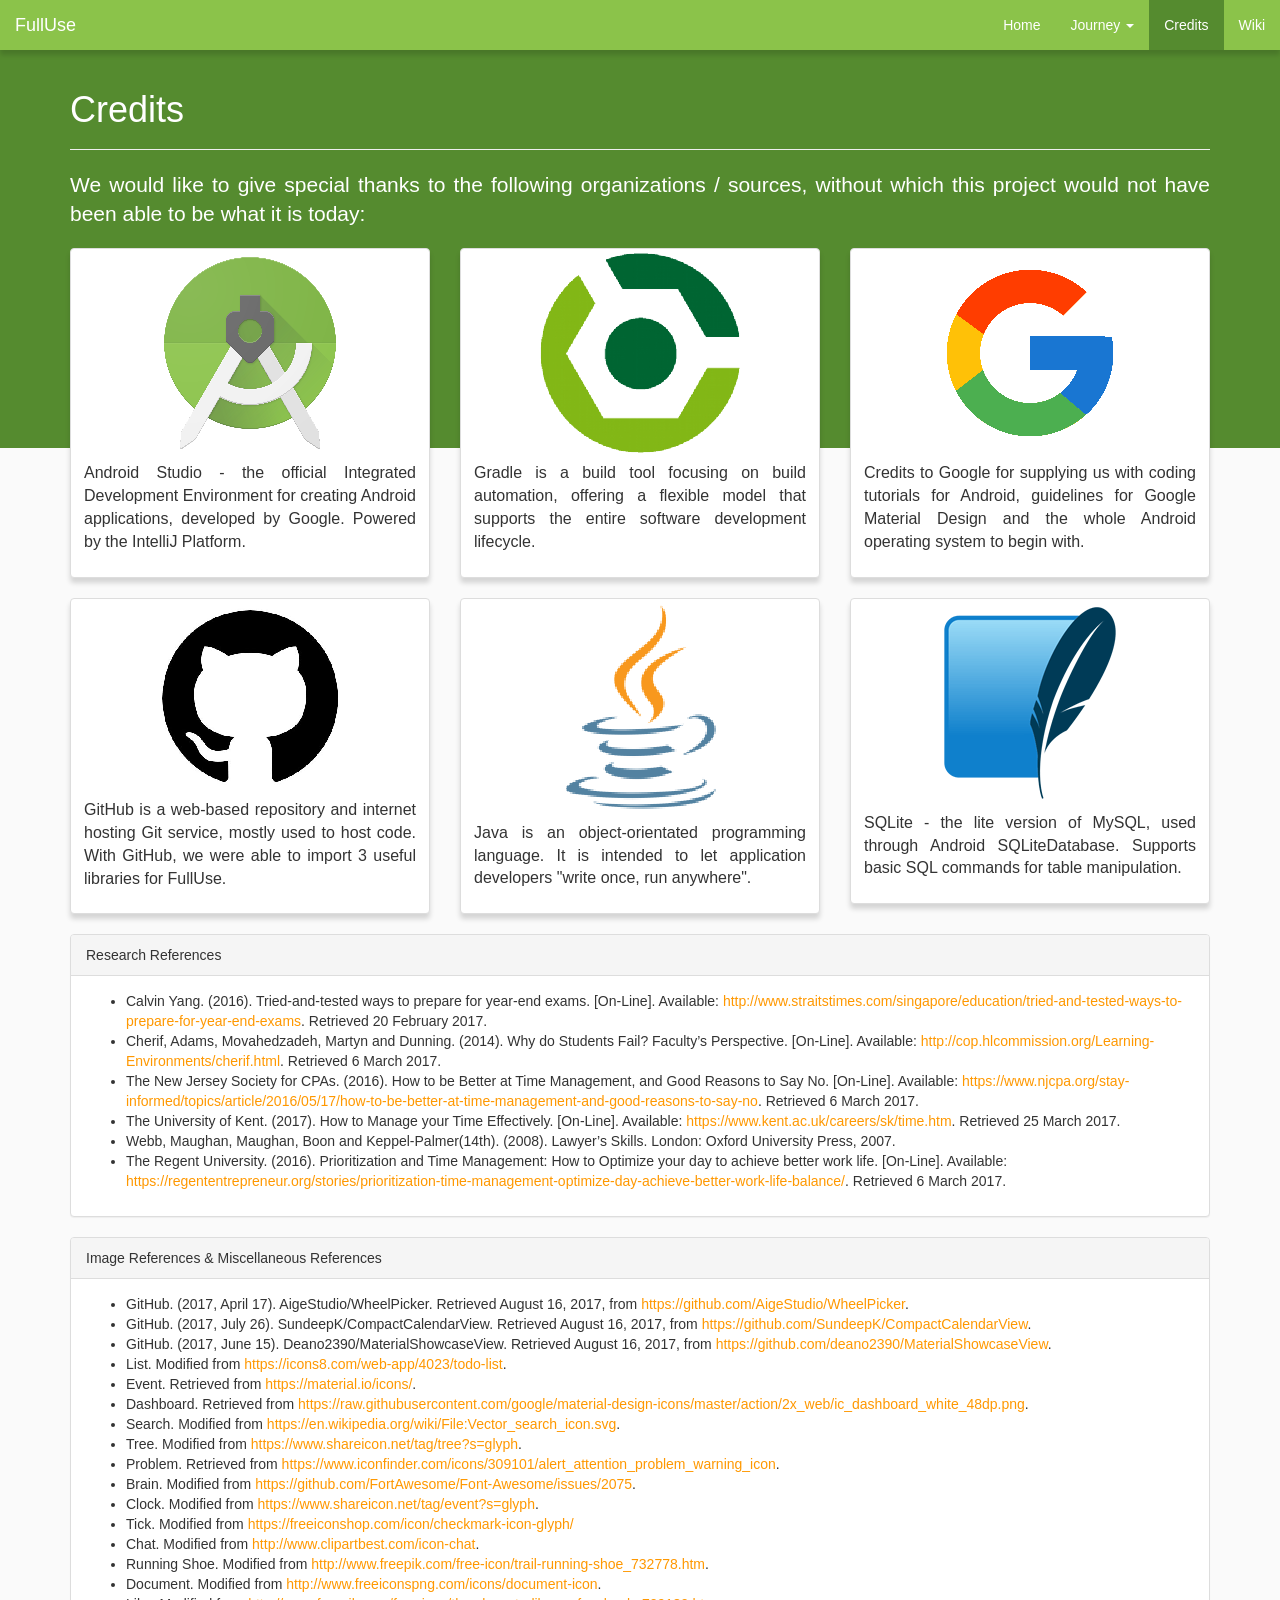
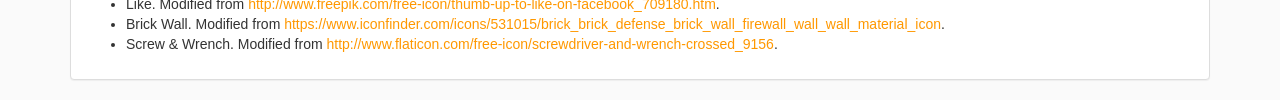
<file: credits.html>
<!DOCTYPE html>
<html lang="en">
<head>
	<title>FullUse | Credits</title>
	<meta charset="utf-8">
	<meta name="viewport" content="width=device-width, initial-scale=1">
	<link rel="stylesheet" type="text/css" href="css/main.css">
	<link rel="stylesheet" href="https://maxcdn.bootstrapcdn.com/bootstrap/3.3.7/css/bootstrap.min.css">
	<link rel="stylesheet" type="text/css" href="css/navbar.css">
	<link rel="stylesheet" type="text/css" href="css/background-download-banner.css">
	<link rel="stylesheet" type="text/css" href="css/thumbnail.css">
	<link rel="icon" href="favicon.ico">
	<script src="https://ajax.googleapis.com/ajax/libs/jquery/3.2.1/jquery.min.js"></script>
	<script src="https://maxcdn.bootstrapcdn.com/bootstrap/3.3.7/js/bootstrap.min.js"></script>
	<style type="text/css">
		.background-download-banner {
			display: block;
		}
		
	
		@media screen and (max-width: 768px) {
			.background-download-banner {
				display: none;
			}

			h1, h2, p {
				color: #333 !important;
			}

			.panel {
				overflow-x: scroll;
			}
		}
	</style>
</head>
<body>
	<!-- Navigation Bar -->
	<nav class="navbar navbar-inverse navbar-fixed-top">
		<div class="container-fluid">
			<div class="navbar-header">
				<button type="button" class="navbar-toggle" data-toggle="collapse" data-target="#mainNav">
			        <span class="icon-bar"></span>
			        <span class="icon-bar"></span>
			        <span class="icon-bar"></span> 
			     </button>
				<a class="navbar-brand" href="index.html">FullUse</a>
			</div>
			<div class="collapse navbar-collapse" id="mainNav">
				<ul class="nav navbar-nav navbar-right">
					<li><a href="index.html">Home</a></li>
	      			<li class="dropdown">
	      				<a class="dropdown-toggle" data-toggle="dropdown" href="#">Journey <span class="caret"/></a>
	      				<ul class="dropdown-menu">
				          	<li><a class="dropdown-menu-link" href="changelog.html">Changelog</a></li>
				          	<li><a class="dropdown-menu-link" href="gallery.html">Gallery</a></li>
				          	<li><a class="dropdown-menu-link" href="futuredev.html">Future Developments</a></li>
	      				</ul>
	      			</li>
	      			<li class="active"><a href="credits.html">Credits</a></li>
	      			<li><a href="wiki.html">Wiki</a></li>
				</ul>
			</div>
		</div>
	</nav>
	<div class="background-download-banner"></div>
	<div class="container" style="padding-top: 50px;">
		<div class="page-header">
			 <h1 style="color: #FFF;">Credits</h1>
		</div>
		<p class="lead text-justify" style="color: #FFF;">We would like to give special thanks to the following organizations / sources, without which this project would not have been able to be what it is today:</p>
		<div class="row">
			<div class="col-sm-4">
				<div class="thumbnail">
					<a href="https://developer.android.com/studio/index.html"><img src="img/credits/android_studio_icon.png" style="width: 200px;"></a>
					<div class="caption">
						<p class="text-justify">Android Studio - the official Integrated Development Environment for creating Android applications, developed by Google. Powered by the IntelliJ Platform.</p>
					</div>	
				</div>
			</div>
			<div class="col-sm-4">
				<div class="thumbnail">
					<a href="https://gradle.org/"><img src="img/credits/gradle_icon.png" style="width: 200px;"></a>
					<div class="caption">
						<p class="text-justify">Gradle is a build tool focusing on build automation, offering a flexible model that supports the entire software development lifecycle.</p>
					</div>	
				</div>
			</div>
			<div class="col-sm-4">
				<div class="thumbnail">
					<a href="https://developers.android.com/"><img src="img/credits/google_icon.png" style="width: 200px;"></a>
					<div class="caption">
						<p class="text-justify">Credits to Google for supplying us with coding tutorials for Android, guidelines for Google Material Design and the whole Android operating system to begin with.</p>
					</div>	
				</div>
			</div>
		</div>
		<div class="row">
			<div class="col-sm-4">
				<div class="thumbnail">
					<a href="https://github.com/about"><img src="img/credits/github_icon.png" style="width: 200px;"></a>
					<div class="caption">
						<p class="text-justify">GitHub is a web-based repository and internet hosting Git service, mostly used to host code. With GitHub, we were able to import 3 useful libraries for FullUse.</p>
					</div>	
				</div>
			</div>
			<div class="col-sm-4">
				<div class="thumbnail">
					<a href="https://www.java.com/en/"><img src="img/credits/java_icon.png" style="height: 210px;"></a>
					<div class="caption">
						<p class="text-justify">Java is an object-orientated programming language. It is intended to let application developers "write once, run anywhere".</p>
					</div>	
				</div>
			</div>
			<div class="col-sm-4">
				<div class="thumbnail">
					<a href="https://www.sqlite.org/"><img src="img/credits/SQLite_icon.png" style="width: 200px;"></a>
					<div class="caption">
						<p class="text-justify">SQLite - the lite version of MySQL, used through Android SQLiteDatabase. Supports basic SQL commands for table manipulation.</p>
					</div>	
				</div>
			</div>
		</div>
		<div class="panel panel-default">
			<div class="panel-heading">Research References</div>
			<div class="panel-body">
				<ul>
					<li>Calvin Yang. (2016). Tried-and-tested ways to prepare for year-end exams. [On-Line]. Available: <a href="http://www.straitstimes.com/singapore/education/tried-and-tested-ways-to-prepare-for-year-end-exams">http://www.straitstimes.com/singapore/education/tried-and-tested-ways-to-prepare-for-year-end-exams</a>. Retrieved 20 February 2017.</li>
					<li>Cherif, Adams, Movahedzadeh, Martyn and Dunning. (2014). Why do Students Fail? Faculty’s Perspective. [On-Line]. Available: <a href="http://cop.hlcommission.org/Learning-Environments/cherif.html">http://cop.hlcommission.org/Learning-Environments/cherif.html</a>. Retrieved 6 March 2017.</li>
					<li>The New Jersey Society for CPAs. (2016). How to be Better at Time Management, and Good Reasons to Say No. [On-Line]. Available: <a href="https://www.njcpa.org/stay-informed/topics/article/2016/05/17/how-to-be-better-at-time-management-and-good-reasons-to-say-no">https://www.njcpa.org/stay-informed/topics/article/2016/05/17/how-to-be-better-at-time-management-and-good-reasons-to-say-no</a>. Retrieved 6 March 2017.</li>
					<li>The University of Kent. (2017). How to Manage your Time Effectively. [On-Line]. Available: <a href="https://www.kent.ac.uk/careers/sk/time.htm">https://www.kent.ac.uk/careers/sk/time.htm</a>. Retrieved 25 March 2017.</li>
					<li>Webb, Maughan, Maughan, Boon and Keppel-Palmer(14th). (2008). Lawyer’s Skills. London: Oxford University Press, 2007.</li>
					<li>The Regent University. (2016). Prioritization and Time Management: How to Optimize your day to achieve better work life. [On-Line]. Available: <a href="https://regententrepreneur.org/stories/prioritization-time-management-optimize-day-achieve-better-work-life-balance/">https://regententrepreneur.org/stories/prioritization-time-management-optimize-day-achieve-better-work-life-balance/</a>. Retrieved 6 March 2017.</li>
				</ul>
			</div>
		</div>
		<div class="panel panel-default">
			<div class="panel-heading">Image References &amp; Miscellaneous References</div>
			<div class="panel-body">
				<ul>
					<li>GitHub. (2017, April 17). AigeStudio/WheelPicker. Retrieved August 16, 2017, from <a href="https://github.com/AigeStudio/WheelPicker">https://github.com/AigeStudio/WheelPicker</a>.</li> 
					<li>GitHub. (2017, July 26). SundeepK/CompactCalendarView. Retrieved August 16, 2017, from <a href="https://github.com/SundeepK/CompactCalendarView">https://github.com/SundeepK/CompactCalendarView</a>.</li>
					<li>GitHub. (2017, June 15). Deano2390/MaterialShowcaseView. Retrieved August 16, 2017, from <a href="https://github.com/deano2390/MaterialShowcaseView">https://github.com/deano2390/MaterialShowcaseView</a>.</li>
					<li>List. Modified from <a href="https://icons8.com/web-app/4023/todo-list">https://icons8.com/web-app/4023/todo-list</a>.</li>
					<li>Event. Retrieved from <a href="https://material.io/icons/">https://material.io/icons/</a>.</li>
					<li>Dashboard. Retrieved from <a href="https://raw.	githubusercontent.com/google/material-design-icons/master/action/2x_web/ic_dashboard_white_48dp.png">https://raw.githubusercontent.com/google/material-design-icons/master/action/2x_web/ic_dashboard_white_48dp.png</a>.</li>
					<li>Search. Modified from <a href="https://en.wikipedia.org/wiki/File:Vector_search_icon.svg">https://en.wikipedia.org/wiki/File:Vector_search_icon.svg</a>.</li> 
					<li>Tree. Modified from <a href="https://www.shareicon.net/tag/tree?s=glyph">https://www.shareicon.net/tag/tree?s=glyph</a>.</li>
					<li>Problem. Retrieved from <a href="https://www.iconfinder.com/icons/309101/alert_attention_problem_warning_icon">https://www.iconfinder.com/icons/309101/alert_attention_problem_warning_icon</a>.</li>
					<li>Brain. Modified from <a href="https://github.com/FortAwesome/Font-Awesome/issues/2075">https://github.com/FortAwesome/Font-Awesome/issues/2075</a>.</li>
					<li>Clock. Modified from <a href="https://www.shareicon.net/tag/event?s=glyph">https://www.shareicon.net/tag/event?s=glyph</a>.</li>
					<li>Tick. Modified from <a href="https://freeiconshop.com/icon/checkmark-icon-glyph/">https://freeiconshop.com/icon/checkmark-icon-glyph/</a></li>
					<li>Chat. Modified from <a href="http://www.clipartbest.com/icon-chat">http://www.clipartbest.com/icon-chat</a>.</li>
					<li>Running Shoe. Modified from <a href="http://www.freepik.com/free-icon/trail-running-shoe_732778.htm">http://www.freepik.com/free-icon/trail-running-shoe_732778.htm</a>.</li>
					<li>Document. Modified from <a href="http://www.freeiconspng.com/icons/document-icon">http://www.freeiconspng.com/icons/document-icon</a>.</li>
					<li>Like. Modified from <a href="http://www.freepik.com/free-icon/thumb-up-to-like-on-facebook_709180.htm">http://www.freepik.com/free-icon/thumb-up-to-like-on-facebook_709180.htm</a>.</li>
					<li>Brick Wall. Modified from <a href="https://www.iconfinder.com/icons/531015/brick_brick_defense_brick_wall_firewall_wall_wall_material_icon">https://www.iconfinder.com/icons/531015/brick_brick_defense_brick_wall_firewall_wall_wall_material_icon</a>.</li>
					<li>Screw &amp; Wrench. Modified from <a href="http://www.flaticon.com/free-icon/screwdriver-and-wrench-crossed_9156">http://www.flaticon.com/free-icon/screwdriver-and-wrench-crossed_9156</a>.</li>
				</ul>
			</div>
		</div>
	</div>
</body>
</html>
</file>
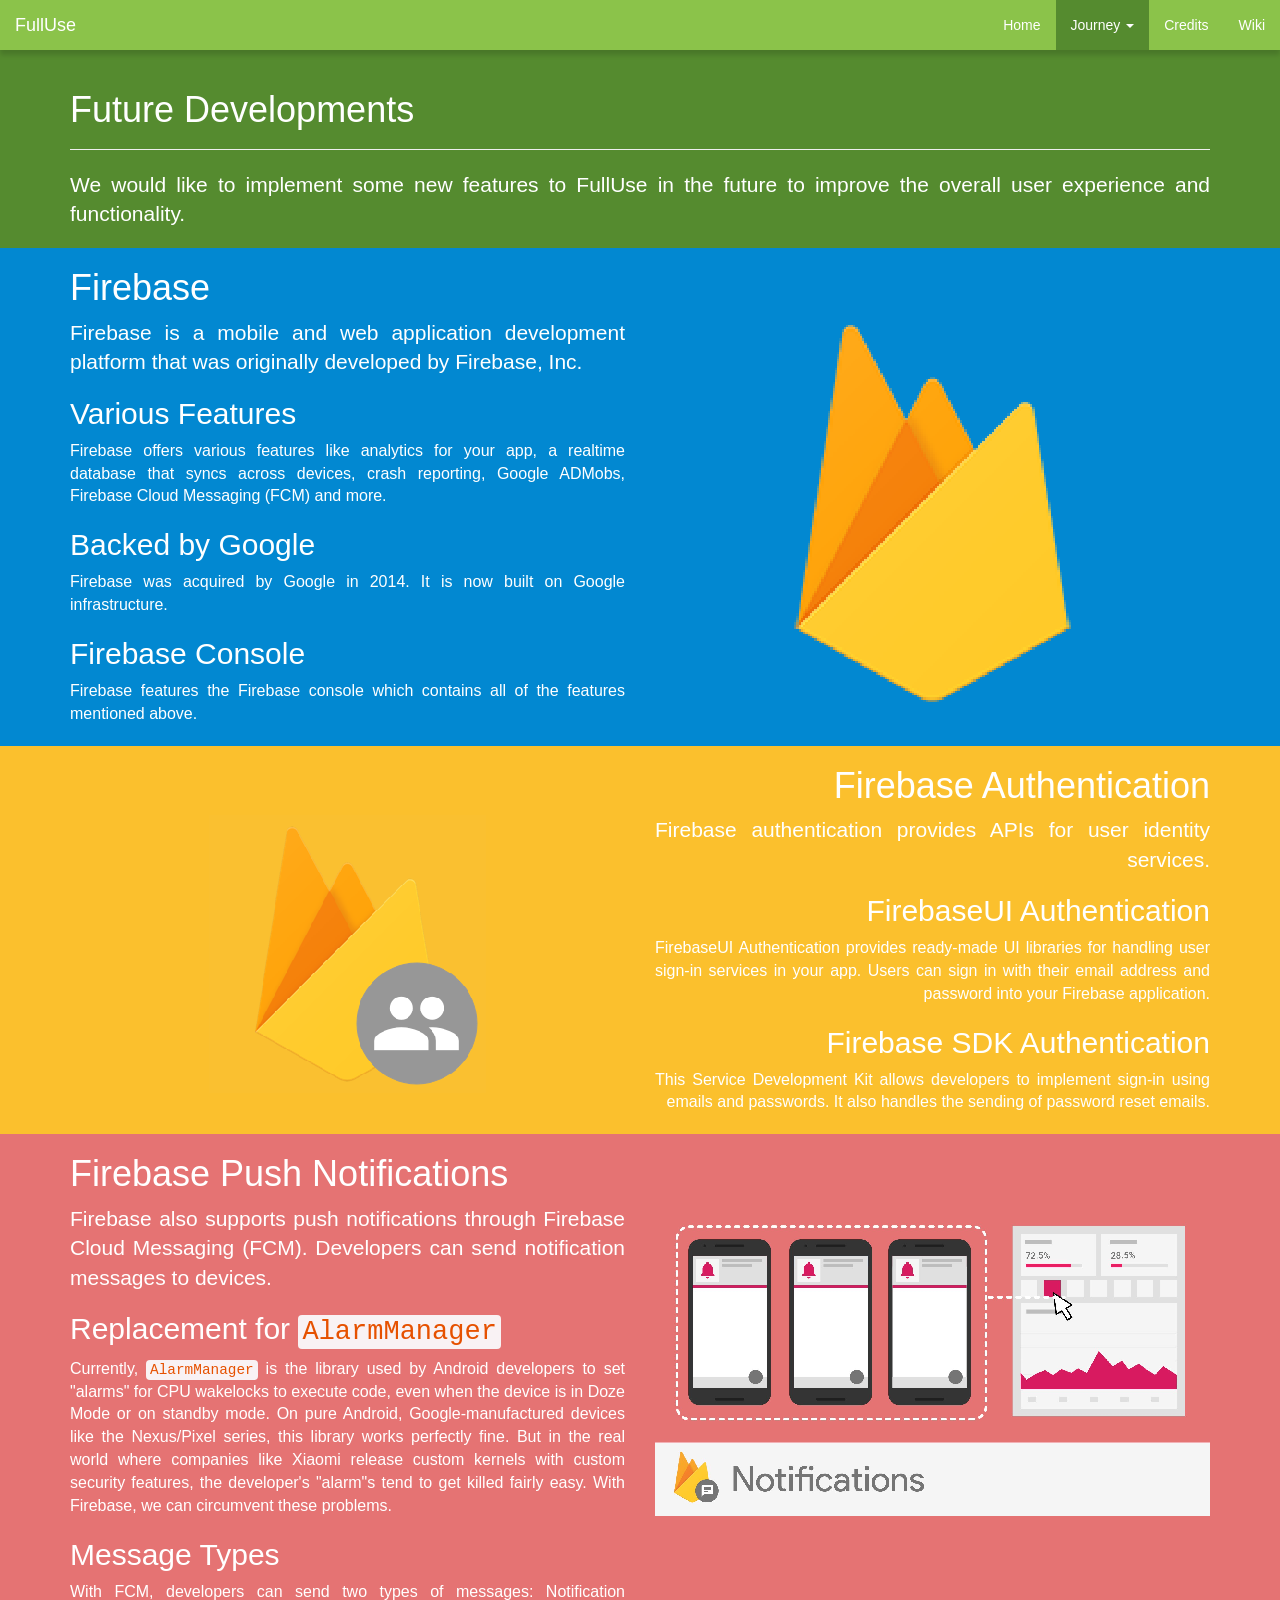
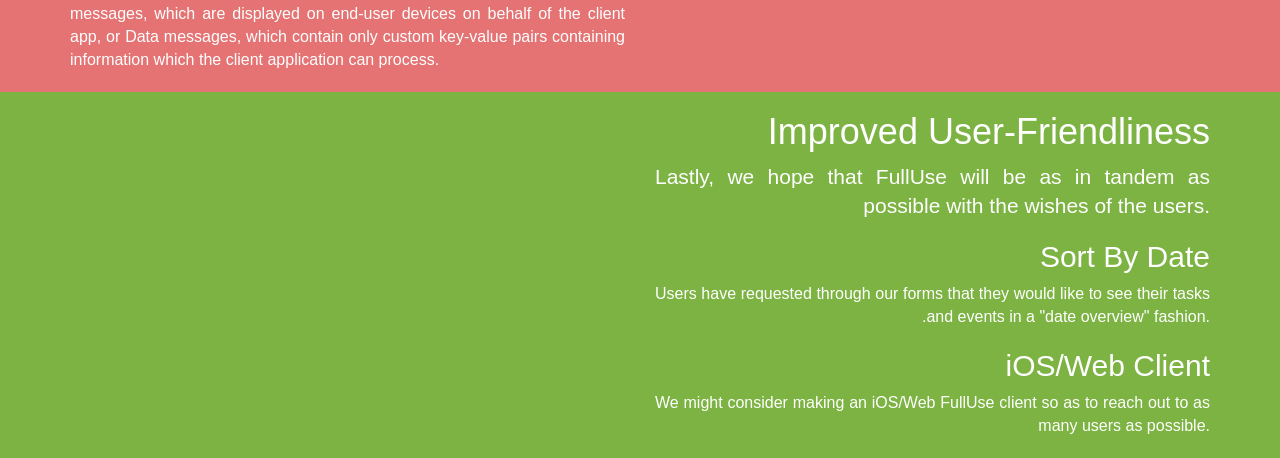
<file: futuredev.html>
<!DOCTYPE html>
<html lang="en">
<head>
	<title>FullUse | Home</title>
	<meta charset="utf-8">
	<meta name="viewport" content="width=device-width, initial-scale=1">
	<link rel="stylesheet" type="text/css" href="css/main.css">
	<link rel="stylesheet" href="https://maxcdn.bootstrapcdn.com/bootstrap/3.3.7/css/bootstrap.min.css">
	<link rel="stylesheet" type="text/css" href="css/background-download-banner.css">
	<link rel="stylesheet" type="text/css" href="css/navbar.css">
	<link rel="icon" href="favicon.ico">
	<script src="https://ajax.googleapis.com/ajax/libs/jquery/3.2.1/jquery.min.js"></script>
	<script src="https://maxcdn.bootstrapcdn.com/bootstrap/3.3.7/js/bootstrap.min.js"></script>
	<style type="text/css">
		.background-download-banner {
			display: block;
		}
		
		h1, h2, p {color: #FFF;}

		.img-show {
			display: block;
		}
	
		.img-hide {
			display: none;
		}

		@media screen and (max-width: 768px) {
			.background-download-banner {
				display: none;
			}

			.bdb-content {
				color: #333 !important;
			}


			.img-show {
				display: none;
			}

			.img-hide {
				display: block;
			}
		}

		.valign-frame {
			white-space: nowrap;
			text-align: center;
			height: 100%;
		}

		.valign {
			width: 50%;
			display: inline-block;
			vertical-align: middle;
		}

		.valign-helper {
			display: inline-block;
			height: 100%;
			vertical-align: middle;
		}

		img:hover {
			cursor: pointer;
		}
	</style>
</head>
<body>
	<!-- Navigation Bar -->
	<nav class="navbar navbar-inverse navbar-fixed-top">
		<div class="container-fluid">
			<div class="navbar-header">
				<button type="button" class="navbar-toggle" data-toggle="collapse" data-target="#mainNav">
			        <span class="icon-bar"></span>
			        <span class="icon-bar"></span>
			        <span class="icon-bar"></span> 
			     </button>
				<a class="navbar-brand" href="index.html">FullUse</a>
			</div>
			<div class="collapse navbar-collapse" id="mainNav">
				<ul class="nav navbar-nav navbar-right">
					<li><a href="index.html">Home</a></li>
	      			<li class="dropdown active">
	      				<a class="dropdown-toggle" data-toggle="dropdown" href="#">Journey <span class="caret"/></a>
	      				<ul class="dropdown-menu">
				          	<li><a class="dropdown-menu-link" href="changelog.html">Changelog</a></li>
				          	<li><a class="dropdown-menu-link" href="gallery.html">Gallery</a></li>
				          	<li><a class="dropdown-menu-link" href="futuredev.html">Future Developments</a></li>
	      				</ul>
	      			</li>
	      			<li><a href="credits.html">Credits</a></li>
	      			<li><a href="wiki.html">Wiki</a></li>
				</ul>
			</div>
		</div>
	</nav>
	<div class="background-download-banner"></div>
	<div class="container" style="padding-top: 50px;">
		<div class="page-header">
			 <h1 class="bdb-content">Future Developments</h1>
		</div>
		<p class="lead text-justify bdb-content">We would like to implement some new features to FullUse in the future to improve the overall user experience and functionality.</p>
	</div>
	<div class="container-fluid" style="background-color: #0288d1; color: #FFF;">
		<div class="container home-section">
			<h1>Firebase</h1>
			<div class="row">
				<div class="col-xs-12 col-sm-6">
					<p class="lead text-justify">Firebase is a mobile and web application development platform that was originally developed by Firebase, Inc.</p>
					<h2>Various Features</h2>
					<p class="text-justify">Firebase offers various features like analytics for your app, a realtime database that syncs across devices, crash reporting, Google ADMobs, Firebase Cloud Messaging (FCM) and more.</p>
					<h2>Backed by Google</h2>
					<p class="text-justify">Firebase was acquired by Google in 2014. It is now built on Google infrastructure.</p>
					<h2>Firebase Console</h2>
					<p class="text-justify">Firebase features the Firebase console which contains all of the features mentioned above.</p>
				</div>
				<div class="col-xs-12 col-sm-6 valign-frame">
					<span class="valign-helper"></span><img class="img-responsive valign" src="img/firebase/firebase_icon.png" onclick="window.location.href = 'https://firebase.google.com/'">
				</div>
			</div>
		</div>
	</div>
	<div class="container-fluid" style="background-color: #FBC02D; color: #FFF;">
		<div class="container home-section">
			<h1 class="page-header-right">Firebase Authentication</h1>
			<div class="row">
				<div class="col-xs-12 col-sm-6 valign-frame img-show">
					<span class="valign-helper"></span><img class="img-responsive valign" src="img/firebase/firebase_auth.png" onclick="window.location.href = 'https://firebase.google.com/docs/auth/'">
				</div>
				<div class="col-xs-12 col-sm-6" style="text-align: right;">
					<p class="lead text-justify-right-content">Firebase authentication provides APIs for user identity services<span class="text-justify-right">.</span></p>
					<h2>FirebaseUI Authentication</h2>
					<p class="text-justify-right-content">FirebaseUI Authentication provides ready-made UI libraries for handling user sign-in services in your app. Users can sign in with their email address and password into your Firebase application<span class="text-justify-right">.</span></p>
					<h2>Firebase SDK Authentication</h2>
					<p class="text-justify-right-content">This Service Development Kit allows developers to implement sign-in using emails and passwords. It also handles the sending of password reset emails<span class="text-justify-right">.</span></p>
				</div>
				<div class="col-xs-12 col-sm-6 valign-frame img-hide">
					<span class="valign-helper"></span><img class="img-responsive valign" src="img/firebase/firebase_auth.png" onclick="window.location.href = 'https://firebase.google.com/docs/auth/'">
				</div>
			</div>
		</div>
	</div>
	<div class="container-fluid" style="background-color: #E57373; color: #FFF;">
		<div class="container home-section">
			<h1>Firebase Push Notifications</h1>
			<div class="row">
				<div class="col-xs-12 col-sm-6">
					<p class="lead text-justify">Firebase also supports push notifications through Firebase Cloud Messaging (FCM). Developers can send notification messages to devices.</p>
					<h2>Replacement for <code>AlarmManager</code></h2> 
					<p class="text-justify">Currently, <code>AlarmManager</code> is the library used by Android developers to set "alarms" for CPU wakelocks to execute code, even when the device is in Doze Mode or on standby mode. On pure Android, Google-manufactured devices like the Nexus/Pixel series, this library works perfectly fine. But in the real world where companies like Xiaomi release custom kernels with custom security features, the developer's "alarm"s tend to get killed fairly easy. With Firebase, we can circumvent these problems.</p>
					<h2>Message Types</h2>
					<p class="text-justify">With FCM, developers can send two types of messages: Notification messages, which are displayed on end-user devices on behalf of the client app, or Data messages, which contain only custom key-value pairs containing information which the client application can process.</p>
				</div>
				<div class="col-xs-12 col-sm-6 valign-frame">
					<span class="valign-helper"></span><img class="img-responsive valign" src="img/firebase/firebase_notifications.png" style="width: 100%;" onclick="window.location.href = 'https://firebase.google.com/docs/cloud-messaging/'">
				</div>
			</div>
		</div>
	</div>
	<div class="container-fluid" style="background-color: #7CB342; color: #FFF;">
		<div class="container home-section">
			<h1 class="page-header-right">Improved User-Friendliness</h1>
			<div class="row">
				<div class="col-xs-12 col-sm-6 pull-right" style="text-align: right;">
					<p class="lead text-justify-right-content">Lastly, we hope that FullUse will be as in tandem as possible with the wishes of the users<span class="text-justify-right">.</span></p>
					<h2>Sort By Date</h2>
					<p class="text-justify-right-content">Users have requested through our forms that they would like to see their tasks and events in a "date overview" fashion.<span class="text-justify-right">.</span></p>
					<h2>iOS/Web Client</h2>
					<p class="text-justify-right-content">We might consider making an iOS/Web FullUse client so as to reach out to as many users as possible<span class="text-justify-right">.</span></p>
				</div>
			</div>
		</div>
	</div>
</body>
</html>
</file>
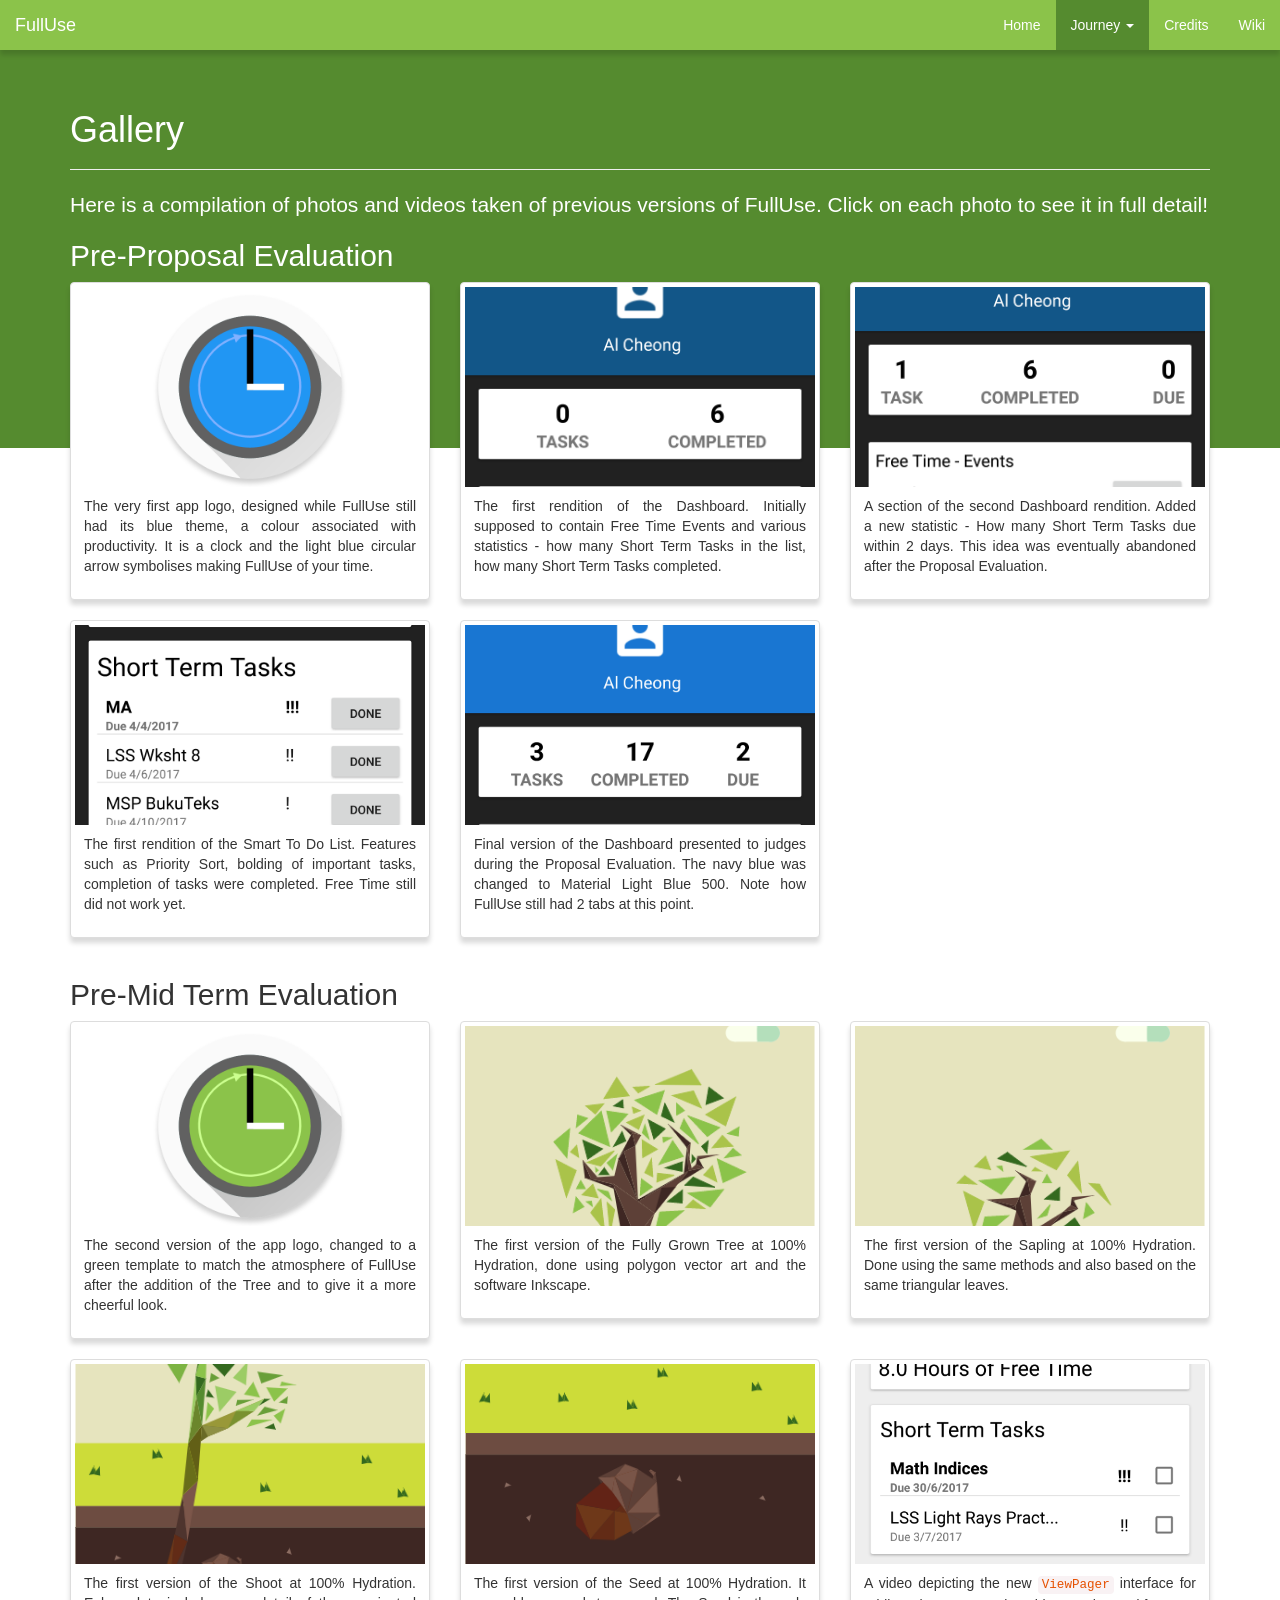
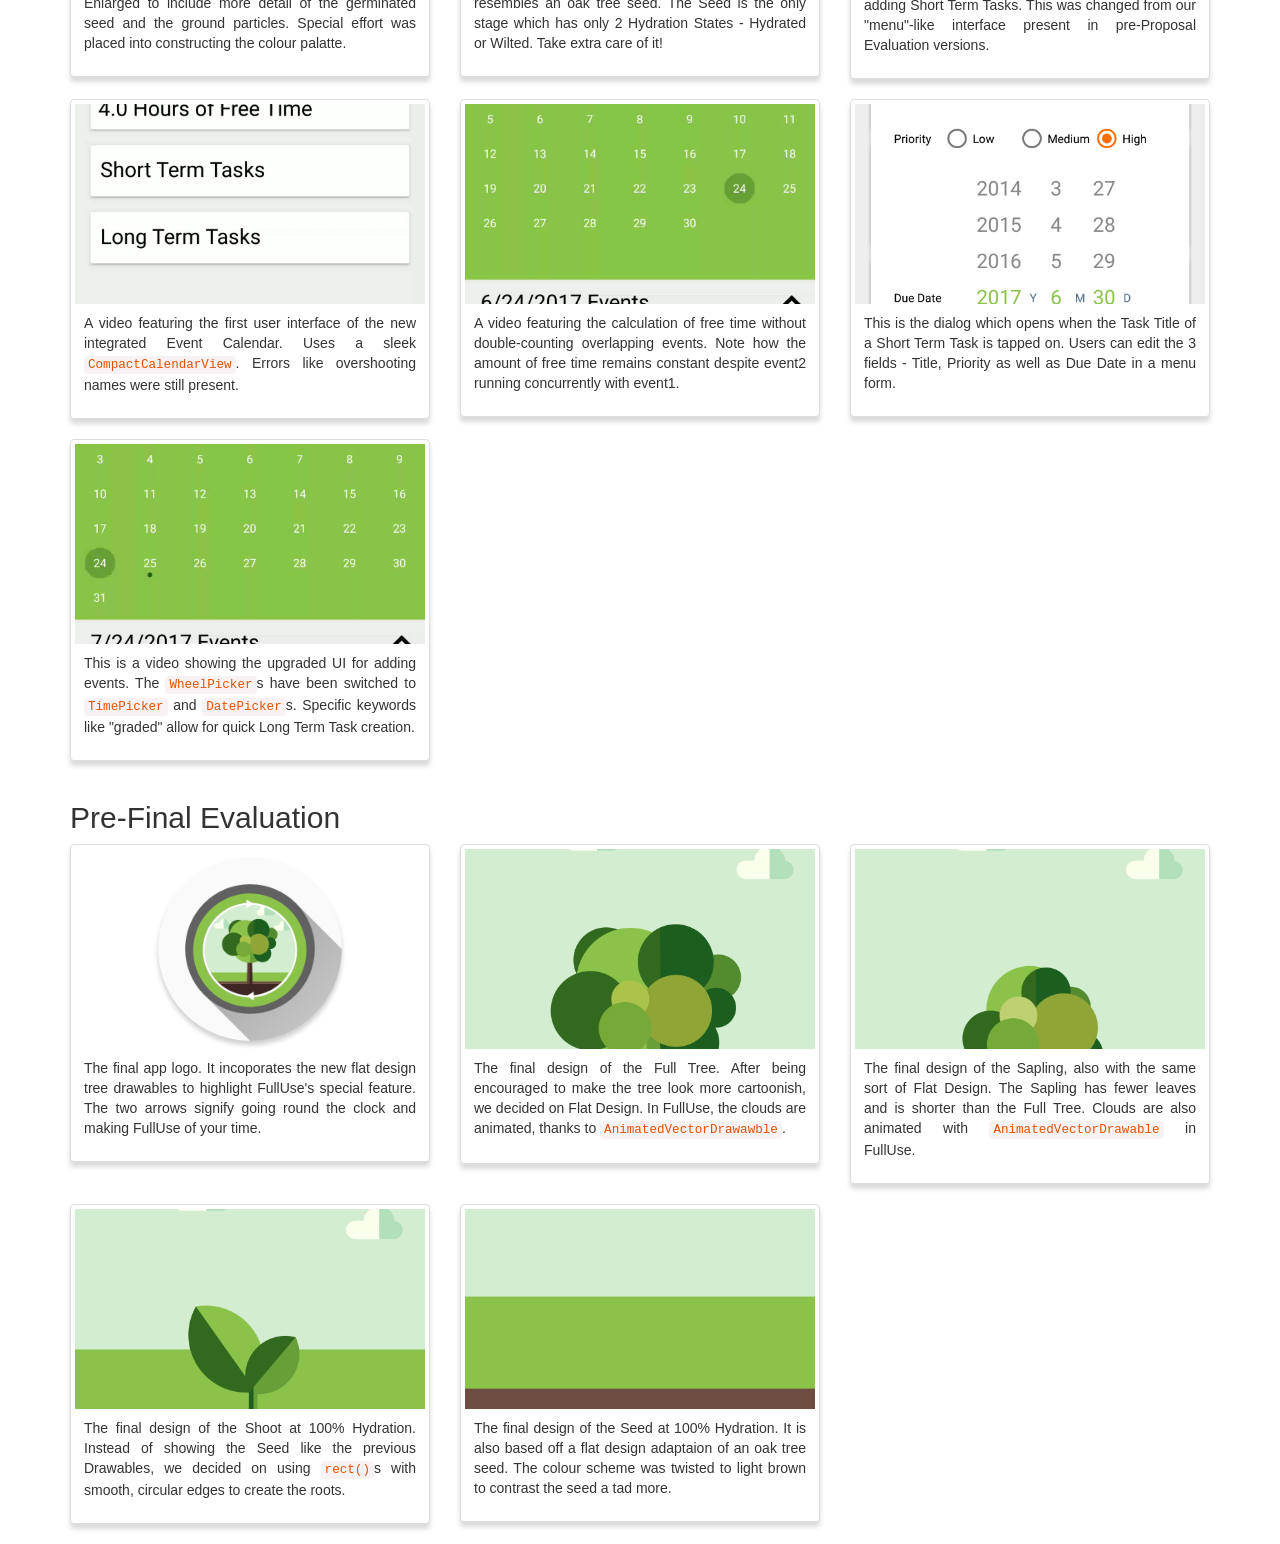
<file: gallery.html>
<!DOCTYPE html>
<html>
<head>
	<title>FullUse | Gallery</title>
	<meta charset="utf-8">
	<meta name="viewport" content="width=device-width, initial-scale=1">
	<link rel="stylesheet" href="css/timeline.css"/>
	<link rel="stylesheet" href="https://maxcdn.bootstrapcdn.com/bootstrap/3.3.7/css/bootstrap.min.css">
	<link rel="stylesheet" type="text/css" href="css/navbar.css">
	<link rel="stylesheet" type="text/css" href="css/background-download-banner.css">
	<link rel="stylesheet" type="text/css" href="css/thumbnail.css">
	<link rel="icon" href="favicon.ico">
	<script src="https://ajax.googleapis.com/ajax/libs/jquery/3.2.1/jquery.min.js"></script>
	<script src="https://maxcdn.bootstrapcdn.com/bootstrap/3.3.7/js/bootstrap.min.js"></script>
	<style type="text/css">
		code {
			color: #E65100 !important;
			text-decoration-color: #E65100 !important;
		}

		.background-download-banner {
			display: block;
		}

		@media screen and (max-width: 768px) {
			.background-download-banner {
				display: none;
			}

			h1, h2, p {
				color: #333 !important;
			}
		}
	</style>
</head>
<body>
	<nav class="navbar navbar-inverse navbar-fixed-top">
		<div class="container-fluid">
			<div class="navbar-header">
				<button type="button" class="navbar-toggle" data-toggle="collapse" data-target="#mainNav">
			        <span class="icon-bar"></span>
			        <span class="icon-bar"></span>
			        <span class="icon-bar"></span> 
			     </button>
				<a class="navbar-brand" href="index.html">FullUse</a>
			</div>
			<div class="collapse navbar-collapse" id="mainNav">
				<ul class="nav navbar-nav navbar-right">
					<li><a href="index.html">Home</a></li>
	      			<li class="dropdown active">
	      				<a class="dropdown-toggle" data-toggle="dropdown" href="#">Journey <span class="caret"/></a>
	      				<ul class="dropdown-menu">
				          	<li><a class="dropdown-menu-link" href="changelog.html">Changelog</a></li>
				          	<li><a class="dropdown-menu-link" href="gallery.html">Gallery</a></li>
				          	<li><a class="dropdown-menu-link" href="futuredev.html">Future Developments</a></li>
	      				</ul>
	      			</li>
	      			<li><a href="credits.html">Credits</a></li>
	      			<li><a href="wiki.html">Wiki</a></li>
				</ul>
			</div>
		</div>
	</nav>
	<div class="background-download-banner"></div>
	<div class="container">
		<div class="page-header" style="padding-top: 50px;">
			<h1 style="color: #FFF;">Gallery</h1>
		</div>
		<p class="lead text-justify" style="color: #FFF;">Here is a compilation of photos and videos taken of previous versions of FullUse. Click on each photo to see it in full detail!</p>

		<!-- PRE-PROPOSAL EVALUATION -->
		<h2 style="color: #FFF;">Pre-Proposal Evaluation</h2>
		<div class="row">
			<div class="col-sm-4">
				<div class="thumbnail">
					<a href="img/pre_Proposal/ic_launcher.png"><img src="img/pre_Proposal/ic_launcher.png" style="width: 200px;"></a>
					<div class="caption">
						<p class="text-justify">The very first app logo, designed while FullUse still had its blue theme, a colour associated with productivity. It is a clock and the light blue circular arrow symbolises making FullUse of your time.</p>
					</div>	
				</div>
			</div>
			<div class="col-sm-4">
				<div class="thumbnail">
					<div class="thumbnail-img-container">
						<a href="img/pre_Proposal/Dashboard_old.png"><img src="img/pre_Proposal/Dashboard_old.png" style="width: 200px;"></a>
					</div>
					<div class="caption">
						<p class="text-justify">The first rendition of the Dashboard. Initially supposed to contain Free Time Events and various statistics - how many Short Term Tasks in the list, how many Short Term Tasks completed.</p>
					</div>
				</div>
			</div>
			<div class="col-sm-4">
				<div class="thumbnail">
					<div class="thumbnail-img-container">
						<a href="img/pre_Proposal/Dashboard_old_2.png"><img src="img/pre_Proposal/Dashboard_old_2.png" style="width: 200px;" ></a>
					</div>
					<div class="caption">
						<p class="text-justify">A section of the second Dashboard rendition. Added a new statistic - How many Short Term Tasks due within 2 days. This idea was eventually abandoned after the Proposal Evaluation.</p>
					</div>
				</div>
			</div>
		</div>
		<div class="row">
			<div class="col-sm-4">
				<div class="thumbnail">
					<div class="thumbnail-img-container">
						<a href="img/pre_Proposal/Smart To Do List.png"><img src="img/pre_Proposal/Smart To Do List.png" style="width: 200px;"></a>
					</div>
					<div class="caption">
						<p class="text-justify">The first rendition of the Smart To Do List. Features such as Priority Sort, bolding of important tasks, completion of tasks were completed. Free Time still did not work yet.</p>
					</div>
				</div>
			</div>
			<div class="col-sm-4">
				<div class="thumbnail">
					<div class="thumbnail-img-container">
						<a href="img/pre_Proposal/Dashboard.png"><img src="img/pre_Proposal/Dashboard.png" style="width: 200px;" ></a>
					</div>
					<div class="caption">
						<p class="text-justify">Final version of the Dashboard presented to judges during the Proposal Evaluation. The navy blue was changed to Material Light Blue 500. Note how FullUse still had 2 tabs at this point.</p>
					</div>
				</div>
			</div>
		</div>
		<h2>Pre-Mid Term Evaluation</h2>
		<div class="row">
			<div class="col-sm-4">
				<div class="thumbnail">
					<a href="img/pre_Midterm/ic_launcher.png"><img src="img/pre_Midterm/ic_launcher.png" style="width: 200px;"></a>
					<div class="caption">
						<p class="text-justify">The second version of the app logo, changed to a green template to match the atmosphere of FullUse after the addition of the Tree and to give it a more cheerful look.</p>
					</div>	
				</div>
			</div>
			<div class="col-sm-4">
				<div class="thumbnail">
					<div class="thumbnail-img-container">
						<a href="img/pre_Midterm/ic_full_tree_100.png"><img src="img/pre_Midterm/ic_full_tree_100.png" style="width: 200px;"></a>
					</div>
					<div class="caption">
						<p class="text-justify">The first version of the Fully Grown Tree at 100% Hydration, done using polygon vector art and the software Inkscape.</p>
					</div>
				</div>
			</div>
			<div class="col-sm-4">
				<div class="thumbnail">
					<div class="thumbnail-img-container">
						<a href="img/pre_Midterm/ic_sapling_100.png"><img src="img/pre_Midterm/ic_sapling_100.png" style="width: 200px;" ></a>
					</div>
					<div class="caption">
						<p class="text-justify">The first version of the Sapling at 100% Hydration. Done using the same methods and also based on the same triangular leaves.</p>
					</div>
				</div>
			</div>
		</div>
		<div class="row">
			<div class="col-sm-4">
				<div class="thumbnail">
					<div class="thumbnail-img-container">
						<a href="img/pre_Midterm/ic_shoot_100.png"><img src="img/pre_Midterm/ic_shoot_100.png" style="width: 200px;" ></a>
					</div>
					<div class="caption">
						<p class="text-justify">The first version of the Shoot at 100% Hydration. Enlarged to include more detail of the germinated seed and the ground particles. Special effort was placed into constructing the colour palatte.</p>
					</div>
				</div>
			</div>
			<div class="col-sm-4">
				<div class="thumbnail">
					<div class="thumbnail-img-container">
						<a href="img/pre_Midterm/ic_seed_100.png"><img src="img/pre_Midterm/ic_seed_100.png" style="width: 200px;"></a>
					</div>
					<div class="caption">
						<p class="text-justify">The first version of the Seed at 100% Hydration. It resembles an oak tree seed. The Seed is the only stage which has only 2 Hydration States - Hydrated or Wilted. Take extra care of it!</p>
					</div>
				</div>
			</div>
			<div class="col-sm-4">
				<div class="thumbnail">
					<div class="thumbnail-img-container">
						<a href="video/pre_Midterm/2017-06-29 Adding Short Term Task.mp4"><img src="img/pre_Midterm/2017-06-29 Midterm STT Screenshot.png" style="width: 200px;" ></a>
					</div>
					<div class="caption">
						<p class="text-justify">A video depicting the new <code>ViewPager</code> interface for adding Short Term Tasks. This was changed from our "menu"-like interface present in pre-Proposal Evaluation versions.</p>
					</div>
				</div>
			</div>
		</div>
		<div class="row">
			<div class="col-sm-4">
				<div class="thumbnail">
					<div class="thumbnail-img-container">
						<a href="video/pre_Midterm/2017-06-12 Event Calendar.mp4"><img src="img/pre_Midterm/2017-06-12 Event Calendar.png" style="width: 200px;"></a>
					</div>
					<div class="caption">
						<p class="text-justify">A video featuring the first user interface of the new integrated Event Calendar. Uses a sleek <code>CompactCalendarView</code>. Errors like overshooting names were still present.</p>
					</div>
				</div>
			</div>
			<div class="col-sm-4">
				<div class="thumbnail">
					<div class="thumbnail-img-container">
						<a href="video/pre_Midterm/2017-06-24 Event Overlapping.mp4"><img src="img/pre_Midterm/2017-06-24 Event Overlapping.png" style="width: 200px;" ></a>
					</div>
					<div class="caption">
						<p class="text-justify">A video featuring the calculation of free time without double-counting overlapping events. Note how the amount of free time remains constant despite event2 running concurrently with event1.</p>
					</div>
				</div>
			</div>
			<div class="col-sm-4">
				<div class="thumbnail">
					<div class="thumbnail-img-container">
						<a href="img/pre_Midterm/2017-07-05 Edit Short Term Task.png"><img src="img/pre_Midterm/2017-07-05 Edit Short Term Task.png" style="width: 200px;" ></a>
					</div>
					<div class="caption">
						<p class="text-justify">This is the dialog which opens when the Task Title of a Short Term Task is tapped on. Users can edit the 3 fields - Title, Priority as well as Due Date in a menu form.</p>
					</div>
				</div>
			</div>
		</div>
		<div class="row">
			<div class="col-sm-4">
				<div class="thumbnail">
					<div class="thumbnail-img-container">
						<a href="video/pre_Midterm/2017-06-30 Smart LTT Creation.mp4"><img src="img/pre_Midterm/2017-06-30 Smart LTT Creation.png" style="width: 200px;"></a>
					</div>
					<div class="caption">
						<p class="text-justify">This is a video showing the upgraded UI for adding events. The <code>WheelPicker</code>s have been switched to <code>TimePicker</code> and <code>DatePicker</code>s. Specific keywords like "graded" allow for quick Long Term Task creation.</p>
					</div>
				</div>
			</div>
		</div>
		<h2>Pre-Final Evaluation</h2>
		<div class="row">
			<div class="col-sm-4">
				<div class="thumbnail">
					<a href="img/ic_launcher.png"><img src="img/ic_launcher.png" style="width: 200px;"></a>
					<div class="caption">
						<p class="text-justify">The final app logo. It incoporates the new flat design tree drawables to highlight FullUse's special feature. The two arrows signify going round the clock and making FullUse of your time.</p>
					</div>
				</div>
			</div>
			<div class="col-sm-4">
				<div class="thumbnail">
					<div class="thumbnail-img-container">
						<a href="img/pre_Finals/ic_full_tree_100.png"><img src="img/pre_Finals/ic_full_tree_100.png" style="width: 200px;"></a>
					</div>
					<div class="caption">
						<p class="text-justify">The final design of the Full Tree. After being encouraged to make the tree look more cartoonish, we decided on Flat Design. In FullUse, the clouds are animated, thanks to <code>AnimatedVectorDrawawble</code>.</p>
					</div>
				</div>
			</div>
			<div class="col-sm-4">
				<div class="thumbnail">
					<div class="thumbnail-img-container">
						<a href="img/pre_Finals/ic_sapling_100.png"><img src="img/pre_Finals/ic_sapling_100.png" style="width: 200px;"></a>
					</div>
					<div class="caption">
						<p class="text-justify">The final design of the Sapling, also with the same sort of Flat Design. The Sapling has fewer leaves and is shorter than the Full Tree. Clouds are also animated with <code>AnimatedVectorDrawable</code> in FullUse.</p>
					</div>
				</div>
			</div>
		</div>
		<div class="row">
			<div class="col-sm-4">
				<div class="thumbnail">
					<div class="thumbnail-img-container">
						<a href="img/pre_Finals/ic_shoot_100.png"><img src="img/pre_Finals/ic_shoot_100.png" style="width: 200px;"></a>
					</div>
					<div class="caption">
						<p class="text-justify">The final design of the Shoot at 100% Hydration. Instead of showing the Seed like the previous Drawables, we decided on using <code>rect()</code>s with smooth, circular edges to create the roots.</p>
					</div>
				</div>
			</div>
			<div class="col-sm-4">
				<div class="thumbnail">
					<div class="thumbnail-img-container">
						<a href="img/pre_Finals/ic_seed_100.png"><img src="img/pre_Finals/ic_seed_100.png" style="width: 200px;"></a>
					</div>
					<div class="caption">
						<p class="text-justify">The final design of the Seed at 100% Hydration. It is also based off a flat design adaptaion of an oak tree seed. The colour scheme was twisted to light brown to contrast the seed a tad more.</p>
					</div>
				</div>
			</div>


			<!-- THIS SECTION IS SUPPOSED TO INCLUDE A VIDEO ON THE TAGGING SYSTEM -->


			<!-- <div class="col-sm-4">
				<div class="thumbnail">
					<div class="thumbnail-img-container">
						<a href="img/pre_Finals/ic_seed_100.png"><img src="img/pre_Finals/ic_seed_100.png" style="width: 200px;"></a>
					</div>
					<div class="caption">
						<p class="text-justify">The final design of the Seed at 100% Hydration. It is also based off a flat design adaptaion of an oak tree seed. The colour scheme was twisted to light brown to contrast the seed a tad more.</p>
					</div>
				</div>
			</div> -->
		</div>
	</div>
</body>
</html>
</file>
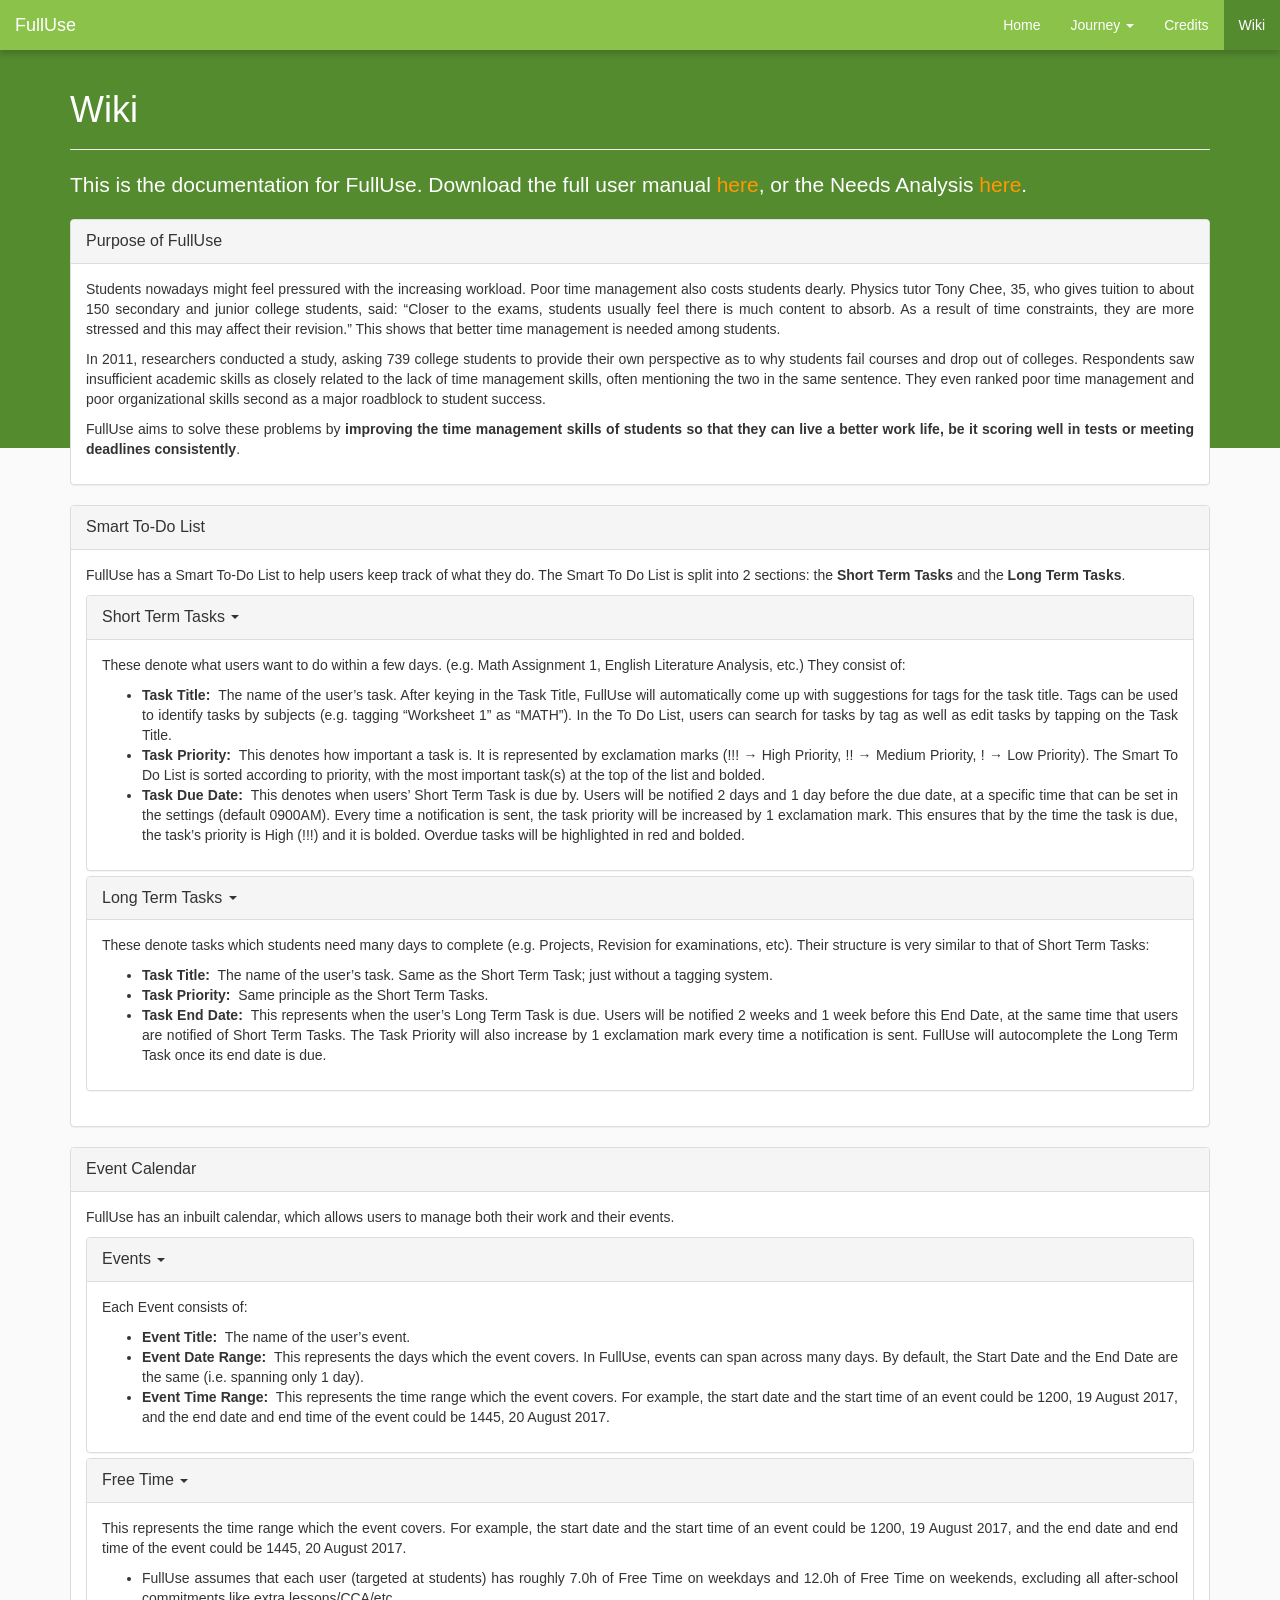
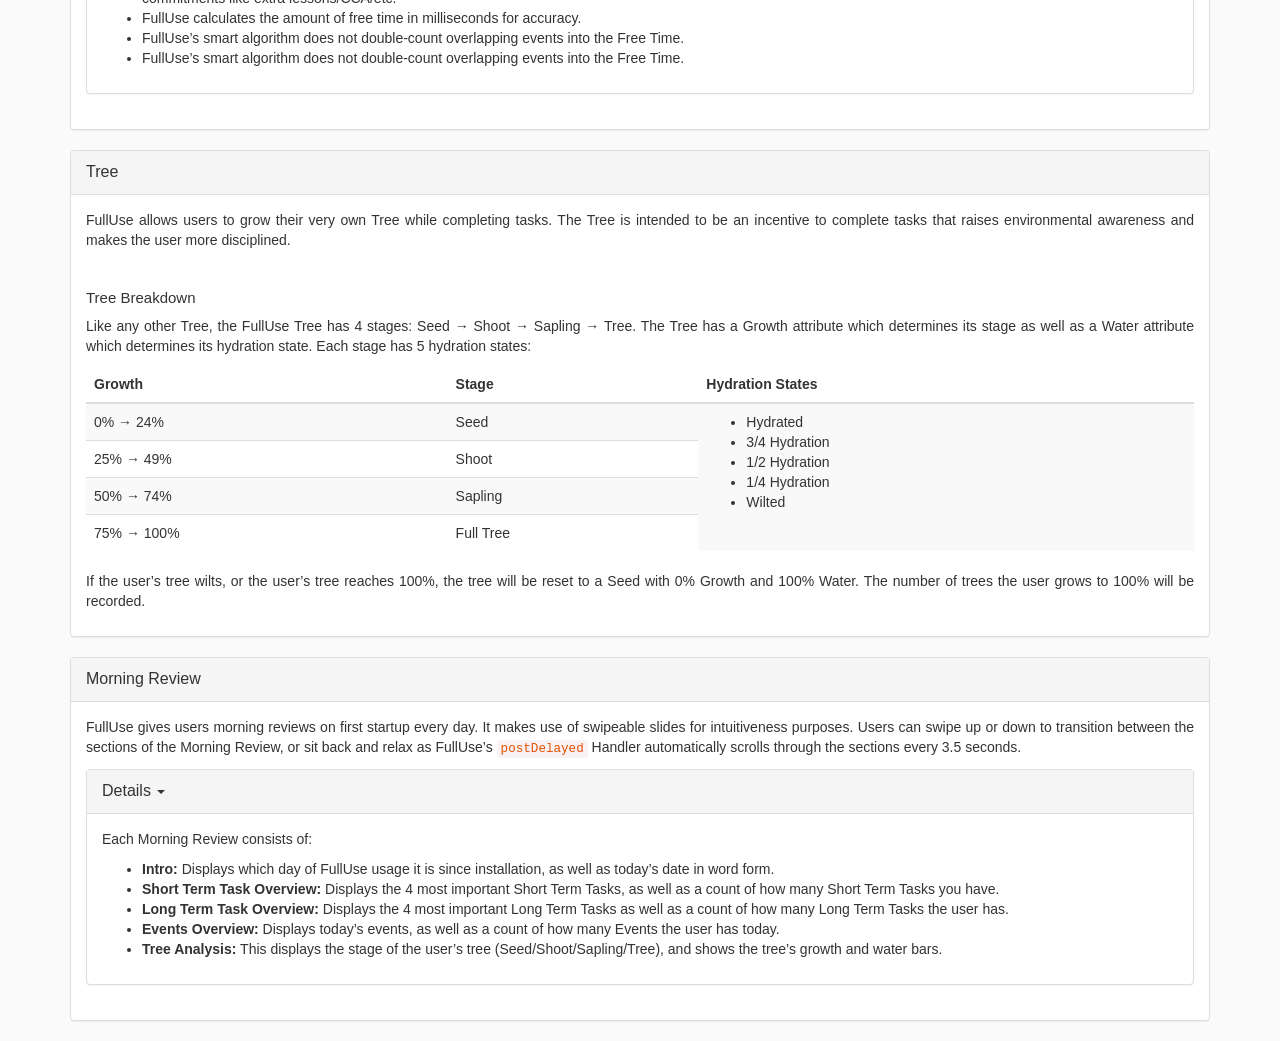
<file: wiki.html>
<!DOCTYPE html>
<html>
<head>
	<title>FullUse | Wiki</title>
	<meta charset="utf-8">
	<meta name="viewport" content="width=device-width, initial-scale=1">
	<link rel="stylesheet" type="text/css" href="css/main.css">
	<link rel="stylesheet" href="https://maxcdn.bootstrapcdn.com/bootstrap/3.3.7/css/bootstrap.min.css">
	<link rel="stylesheet" type="text/css" href="css/navbar.css">
	<link rel="stylesheet" type="text/css" href="css/background-download-banner.css">
	<script src="https://ajax.googleapis.com/ajax/libs/jquery/3.2.1/jquery.min.js"></script>
	<script src="https://maxcdn.bootstrapcdn.com/bootstrap/3.3.7/js/bootstrap.min.js"></script>
	<style type="text/css">
		.background-download-banner {
			display: block;
		}

		p {
			font-size: 14px;
			text-align: justify;
		}

		div.panel-heading {
			font-size: 16px;
		}

		h5 {
			font-size: 15px;
		}

		a.anchor-fixed {
			color: #333 !important;
			text-decoration: none;
		}

		a.anchor {
			height: 0px;
			position: relative;
			top: -75px;
			opacity: 0;
		}

		a.anchor-fixed:hover {text-decoration: none;}
	
		@media screen and (max-width: 768px) {
			.background-download-banner {
				display: none;
			}

			h1, h2, p {
				color: #333 !important;
			}

		}
	</style>
</head>
<body>
	<nav class="navbar navbar-inverse navbar-fixed-top">
		<div class="container-fluid">
			<div class="navbar-header">
				<button type="button" class="navbar-toggle" data-toggle="collapse" data-target="#mainNav">
			        <span class="icon-bar"></span>
			        <span class="icon-bar"></span>
			        <span class="icon-bar"></span> 
			     </button>
				<a class="navbar-brand" href="index.html">FullUse</a>
			</div>
			<div class="collapse navbar-collapse" id="mainNav">
				<ul class="nav navbar-nav navbar-right">
					<li><a href="index.html">Home</a></li>
	      			<li class="dropdown">
	      				<a class="dropdown-toggle" data-toggle="dropdown" href="#">Journey <span class="caret"/></a>
	      				<ul class="dropdown-menu">
				          	<li><a class="dropdown-menu-link" href="changelog.html">Changelog</a></li>
				          	<li><a class="dropdown-menu-link" href="gallery.html">Gallery</a></li>
				          	<li><a class="dropdown-menu-link" href="futuredev.html">Future Developments</a></li>
	      				</ul>
	      			</li>
	      			<li><a href="credits.html">Credits</a></li>
	      			<li class="active"><a href="wiki.html">Wiki</a></li>
				</ul>
			</div>
		</div>
	</nav>
	<div class="background-download-banner"></div>
	<div class="container" style="padding-top: 50px;">
		<div class="page-header">
			 <h1 style="color: #FFF;">Wiki</h1>
		</div>
		<p class="lead text-justify" style="color: #FFF;">This is the documentation for FullUse. Download the full user manual <a href="doc/manual.pdf">here</a>, or the Needs Analysis <a href="doc/needsAnalysis.pdf">here</a>.</p>
		<div class="panel panel-default">
			<div class="panel-heading">Purpose of FullUse</div>
			<div class="panel-body">
				<p class="text-justify">Students nowadays might feel pressured with the increasing workload. Poor time management also costs students dearly. Physics tutor Tony Chee, 35, who gives tuition to about 150 secondary and junior college students, said: “Closer to the exams, students usually feel there is much content to absorb. As a result of time constraints, they are more stressed and this may affect their revision.” This shows that better time management is needed among students.</p>

				<p class="text-justify">In 2011, researchers conducted a study, asking 739 college students to provide their own perspective as to why students fail courses and drop out of colleges. Respondents saw insufficient academic skills as closely related to the lack of time management skills, often mentioning the two in the same sentence. They even ranked poor time management and poor organizational skills second as a major roadblock to student success.</p>

				<p class="text-justify">FullUse aims to solve these problems by <b>improving the time management skills of students so that they can live a better work life, be it scoring well in tests or meeting deadlines consistently</b>.</p>
			</div>
		</div>
		<div class="panel panel-default">
			<div class="panel-heading">Smart To-Do List</div>
			<div class="panel-body">
				<p class="text-justify">FullUse has a Smart To-Do List to help users keep track of what they do. The Smart To Do List is split into 2 sections: the <b>Short Term Tasks</b> and the <b>Long Term Tasks</b>.

				<div class="panel-group" id="accordion">
					<div class="panel panel-default">
						<div class="panel-heading">
								<a data-toggle="collapse" data-parent="#accordion" href="#STT" class="anchor-fixed">Short Term Tasks <span class="caret"></span></a><a name="STTHEADER" class="anchor">.</a>
						</div>
						<div id="STT" class="panel-collapse collapse in">
							<div class="panel-body">
								<p>These denote what users want to do within a few days. (e.g. Math Assignment 1, English Literature Analysis, etc.) They consist of:</p>
								<ul>
									<li class="text-justify"><b><a class="anchor-fixed">Task Title</a>:<a name="STTTASKTITLE" class="anchor">.</a></b> The name of the user’s task. After keying in the Task Title, FullUse will automatically come up with suggestions for tags for the task title. Tags can be used to identify tasks by subjects (e.g. tagging “Worksheet 1” as “MATH”). In the To Do List, users can search for tasks by tag as well as edit tasks by tapping on the Task Title.</li>
									<li class="text-justify"><b><a class="anchor-fixed">Task Priority</a>:<a name="STTTASKPRIORITY" class="anchor">.</a></b> This denotes how important a task is. It is represented by exclamation marks (!!! &rarr; High Priority, !! &rarr; Medium Priority, ! &rarr; Low Priority).  The Smart To Do List is sorted according to priority, with the most important task(s) at the top of the list and bolded.</li>
									<li class="text-justify"><b><a class="anchor-fixed">Task Due Date</a>:<a name="STTTASKDUEDATE" class="anchor">.</a></b> This denotes when users’ Short Term Task is due by. Users will be notified 2 days and 1 day before the due date, at a specific time that can be set in the settings (default 0900AM). Every time a notification is sent, the task priority will be increased by 1 exclamation mark. This ensures that by the time the task is due, the task’s priority is High (!!!) and it is bolded. Overdue tasks will be highlighted in red and bolded.</li>
								</ul>
							</div>
						</div>
					</div>
					<div class="panel panel-default">
						<div class="panel-heading">
							<a data-toggle="collapse" data-parent="#accordion" href="#LTT" class="anchor-fixed">Long Term Tasks <span class="caret"></span></a><a name="LTTHEADER" class="anchor">.</a>
						</div>
						<div id="LTT" class="panel-collapse collapse in">
							<div class="panel-body">
								<p>These denote tasks which students need many days to complete (e.g. Projects, Revision for examinations, etc). Their structure is very similar to that of Short Term Tasks:</p>
								<ul>
									<li class="text-justify"><b><a class="anchor-fixed">Task Title</a>:<a name="LTTTASKTITLE" class="anchor">.</a></b> The name of the user’s task. Same as the Short Term Task; just without a tagging system.</li>
									<li class="text-justify"><b><a class="anchor-fixed">Task Priority</a>:<a name="LTTTASKPRIORITY"  class="anchor">.</a></b> Same principle as the Short Term Tasks.</li>
									<li class="text-justify"><b><a class="anchor-fixed">Task End Date</a>:<a name="LTTTASKENDDATE" class="anchor">.</a></b> This represents when the user’s Long Term Task is due. Users will be notified 2 weeks and 1 week before this End Date, at the same time that users are notified of Short Term Tasks. The Task Priority will also increase by 1 exclamation mark every time a notification is sent. FullUse will autocomplete the Long Term Task once its end date is due.</li>
								</ul>
							</div>
						</div>
					</div>
				</div>
			</div>
		</div>
		<div class="panel panel-default">
			<div class="panel-heading">Event Calendar</div>
			<div class="panel-body">
				<p class="text-justify">FullUse has an inbuilt calendar, which allows users to manage both their work and their events.</p>

				<div class="panel-group" id="accordion">
					<div class="panel panel-default">
						<div class="panel-heading">
								<a data-toggle="collapse" data-parent="#accordion" href="#EVENTS" class="anchor-fixed">Events <span class="caret"></span></a><a name="EVENTSHEADER" class="anchor">.</a>
						</div>
						<div id="EVENTS" class="panel-collapse collapse in">
							<div class="panel-body">
								<p>Each Event consists of: </p>
								<ul>
									<li class="text-justify"><b><a class="anchor-fixed">Event Title</a>:<a name="EVENTTITLE" class="anchor">.</a></b> The name of the user’s event.</li>
									<li class="text-justify"><b><a class="anchor-fixed">Event Date Range</a>:<a name="EVENTDATERANGE" class="anchor">.</a></b> This represents the days which the event covers. In FullUse, events can span across many days. By default, the Start Date and the End Date are the same (i.e. spanning only 1 day).</li>
									<li class="text-justify"><b><a class="anchor-fixed">Event Time Range</a>:<a name="EVENTTIMERANGE" class="anchor">.</a></b> This represents the time range which the event covers. For example, the start date and the start time of an event could be 1200, 19 August 2017, and the end date and end time of the event could be 1445, 20 August 2017.</li>
								</ul>
							</div>
						</div>
					</div>
					<div class="panel panel-default">
						<div class="panel-heading">
							<a data-toggle="collapse" data-parent="#accordion" href="#FREETIME" class="anchor-fixed">Free Time <span class="caret"></span></a><a name="FREETIMEHEADING" class="anchor">.</a>
						</div>
						<div id="FREETIME" class="panel-collapse collapse in">
							<div class="panel-body">
								<p>This represents the time range which the event covers. For example, the start date and the start time of an event could be 1200, 19 August 2017, and the end date and end time of the event could be 1445, 20 August 2017.</p>
								<ul>
									<li class="text-justify">FullUse assumes that each user (targeted at students) has roughly 7.0h of Free Time on weekdays and 12.0h of Free Time on weekends, excluding all after-school commitments like extra lessons/CCA/etc.</li>
									<li class="text-justify">FullUse calculates the amount of free time in milliseconds for accuracy.</li>
									<li class="text-justify">FullUse’s smart algorithm does not double-count overlapping events into the Free Time.</li>
									<li class="text-justify">FullUse’s smart algorithm does not double-count overlapping events into the Free Time.</li>
								</ul>
							</div>
						</div>
					</div>
				</div>
			</div>
		</div>
		<div class="panel panel-default">
			<div class="panel-heading"><a class="anchor-fixed">Tree</a><a name="TREE" class="anchor">.</a></div>
			<div class="panel-body">
				<p class="text-justify">FullUse allows users to grow their very own Tree while completing tasks. The Tree is intended to be an incentive to complete tasks that raises environmental awareness and makes the user more disciplined.</p>
				<br>
				<h5><a class="anchor-fixed">Tree Breakdown</a><a name="TREEBREAKDOWN" class="anchor">.</a></h5>
				<p>Like any other Tree, the FullUse Tree has 4 stages: Seed &rarr; Shoot &rarr; Sapling &rarr; Tree. The Tree has a Growth attribute which determines its stage as well as a Water attribute which determines its hydration state. Each stage has 5 hydration states:</p>
				<table class="table table-responsive table-striped">
					<thead>
						<tr>
							<th>Growth</th>
							<th>Stage</th>
							<th>Hydration States</th>
						</tr>
					</thead>
					<tbody>
						<tr>
							<td>0% &rarr; 24%</td>
							<td>Seed</td>
							<td rowspan="4">
								<ul>
									<li>Hydrated</li>
									<li>3/4 Hydration</li>
									<li>1/2 Hydration</li>
									<li>1/4 Hydration</li>
									<li>Wilted</li>
								</ul>
							</td>
						</tr>
						<tr>
							<td>25% &rarr; 49%</td>
							<td>Shoot</td>
						</tr>
						<tr>
							<td>50% &rarr; 74%</td>
							<td>Sapling</td>
						</tr>
						<tr>
							<td>75% &rarr; 100%</td>
							<td>Full Tree</td>
						</tr>
					</tbody>
				</table>
				<p>If the user’s tree wilts, or the user’s tree reaches 100%, the tree will be reset to a Seed with 0% Growth and 100% Water. The number of trees the user grows to 100% will be recorded.</p>
			</div>
		</div>
		<div class="panel panel-default">
			<div class="panel-heading">Morning Review<a name="MORNINGREVIEWHEADER" class="anchor">.</a></div>
			<div class="panel-body">
				<p>FullUse gives users morning reviews on first startup every day. It makes use of swipeable slides for intuitiveness purposes. Users can swipe up or down to transition between the sections of the Morning Review, or sit back and relax as FullUse’s <code>postDelayed</code> Handler automatically scrolls through the sections every 3.5 seconds.</p>
				<div class="panel-group" id="accordion">
					<div class="panel panel-default">
						<div class="panel-heading">
								<a data-toggle="collapse" data-parent="#accordion" href="#MORNINGREVIEW"  class="anchor-fixed">Details <span class="caret"></span></a>
						</div>
						<div id="MORNINGREVIEW" class="panel-collapse collapse in">
							<div class="panel-body">
								<p>Each Morning Review consists of: </p>
								<ul>
									<li class="text-justify"><b><a name="MORNINGREVIEWINTRO" class="anchor-fixed">Intro</a>:</b> Displays which day of FullUse usage it is since installation, as well as today’s date in word form.</li>
									<li class="text-justify"><b><a name="MORNINGREVIEWSTTOVERVIEW" class="anchor-fixed">Short Term Task Overview</a>:</b> Displays the 4 most important Short Term Tasks, as well as a count of how many Short Term Tasks you have.</li>
									<li class="text-justify"><b><a name="MORNINGREVIEWLTTOVERVIEW" class="anchor-fixed">Long Term Task Overview</a>:</b> Displays the 4 most important Long Term Tasks as well as a count of how many Long Term Tasks the user has.</li>
									<li class="text-justify"><b><a name="MORNINGREVIEWEVENTSOVERVIEW" class="anchor-fixed">Events Overview</a>:</b> Displays today’s events, as well as a count of how many Events the user has today.</li>
									<li class="text-justify"><b><a name="MORNINGREVIEWTREEANALYSIS" class="anchor-fixed">Tree Analysis</a>:</b> This displays the stage of the user’s tree (Seed/Shoot/Sapling/Tree), and shows the tree’s growth and water bars.</li>
								</ul>
							</div>
						</div>
					</div>
				</div>
			</div>
		</div>
	</div>
</body>
</html>
</file>
<file: css/timeline.css>
/* Timeline */
.timeline,
.timeline-horizontal {
  list-style: none;
  padding: 20px;
  position: relative;
}
.timeline:before {
  top: 40px;
  bottom: 0;
  position: absolute;
  content: " ";
  width: 3px;
  background-color: #eeeeee;
  left: 50%;
  margin-left: -1.5px;
}
.timeline .timeline-item {
  margin-bottom: 20px;
  position: relative;
}
.timeline .timeline-item:before,
.timeline .timeline-item:after {
  content: "";
  display: table;
}
.timeline .timeline-item:after {
  clear: both;
}
.timeline .timeline-item .timeline-badge {
  color: #fff;
  width: 54px;
  height: 54px;
  line-height: 52px;
  font-size: 22px;
  text-align: center;
  position: absolute;
  top: 18px;
  left: 50%;
  margin-left: -25px;
  background-color: #7d7d7d;
  border: 3px solid #fff;
  z-index: 100;
  border-top-right-radius: 50%;
  border-top-left-radius: 50%;
  border-bottom-right-radius: 50%;
  border-bottom-left-radius: 50%;
}
.timeline .timeline-item .timeline-badge i,
.timeline .timeline-item .timeline-badge .fa,
.timeline .timeline-item .timeline-badge .glyphicon {
  top: 2px;
  left: 0px;
}
.timeline .timeline-item .timeline-badge.primary {
  background-color: #1f9eba;
}
.timeline .timeline-item .timeline-badge.info {
  background-color: #5bc0de;
}
.timeline .timeline-item .timeline-badge.success {
  background-color: #59ba1f;
}
.timeline .timeline-item .timeline-badge.warning {
  background-color: #d1bd10;
}
.timeline .timeline-item .timeline-badge.danger {
  background-color: #ba1f1f;
}
.timeline .timeline-item .timeline-panel {
  position: relative;
  width: 46%;
  float: left;
  right: 16px;
  border: 1px solid #c0c0c0;
  background: #ffffff;
  border-radius: 2px;
  padding: 20px;
  -webkit-box-shadow: 0 1px 6px rgba(0, 0, 0, 0.175);
  box-shadow: 0 1px 6px rgba(0, 0, 0, 0.175);
}
.timeline .timeline-item .timeline-panel:before {
  position: absolute;
  top: 26px;
  right: -16px;
  display: inline-block;
  border-top: 16px solid transparent;
  border-left: 16px solid #c0c0c0;
  border-right: 0 solid #c0c0c0;
  border-bottom: 16px solid transparent;
  content: " ";
}
.timeline .timeline-item .timeline-panel .timeline-title {
  margin-top: 0;
  color: inherit;
}
.timeline .timeline-item .timeline-panel .timeline-body > p,
.timeline .timeline-item .timeline-panel .timeline-body > ul {
  margin-bottom: 0;
}
.timeline .timeline-item .timeline-panel .timeline-body > p + p {
  margin-top: 5px;
}
.timeline .timeline-item:last-child:nth-child(even) {
  float: none;
}
.timeline .timeline-item:nth-child(even) .timeline-panel {
  float: right;
  left: 16px;
}
.timeline .timeline-item:nth-child(even) .timeline-panel:before {
  border-left-width: 0;
  border-right-width: 14px;
  left: -14px;
  right: auto;
}
.timeline-horizontal {
  list-style: none;
  position: relative;
  padding: 20px 0px 20px 0px;
  display: inline-block;
}
.timeline-horizontal:before {
  height: 3px;
  top: auto;
  bottom: 26px;
  left: 56px;
  right: 0;
  width: 100%;
  margin-bottom: 20px;
}
.timeline-horizontal .timeline-item {
  display: table-cell;
  height: 280px;
  width: 20%;
  min-width: 320px;
  float: none !important;
  padding-left: 0px;
  padding-right: 20px;
  margin: 0 auto;
  vertical-align: bottom;
}
.timeline-horizontal .timeline-item .timeline-panel {
  top: auto;
  bottom: 64px;
  display: inline-block;
  float: none !important;
  left: 0 !important;
  right: 0 !important;
  width: 100%;
  margin-bottom: 20px;
}
.timeline-horizontal .timeline-item .timeline-panel:before {
  top: auto;
  bottom: -16px;
  left: 28px !important;
  right: auto;
  border-right: 16px solid transparent !important;
  border-top: 16px solid #c0c0c0 !important;
  border-bottom: 0 solid #c0c0c0 !important;
  border-left: 16px solid transparent !important;
}
.timeline-horizontal .timeline-item:before,
.timeline-horizontal .timeline-item:after {
  display: none;
}
.timeline-horizontal .timeline-item .timeline-badge {
  top: auto;
  bottom: 0px;
  left: 43px;
}

.timeline-container {
  padding-top: 50px;
}

#timeline-view {
  display: block;
}

#panel-view {
  display: none;
}

@media screen and (min-width: 438px) and (max-width: 768px) {
  .timeline-title {
    font-size: 13px;
  }
  .timeline-heading p {
    font-size: 10px;
  }
  .timeline-body {
    font-size: 10px;
  }
}

@media screen and (max-width: 437px) {
    #timeline-view {
      display: none;
    }
    #panel-view {
      display: block;
    }
}
</file>
<file: css/navbar.css>
/*Navigation Bar*/

nav {
	border-radius: 0px !important;
	box-shadow: 0px 5px 5px rgba(0,0,0,0.15);
	margin-bottom: 0px !important;
	border: none !important;
	z-index: 3;
	background-color: #8BC34A !important;
}


ul.nav li a {
	color: #FFF !important;
}


@media screen and (max-width: 750px) {
	ul.dropdown-menu li a {
		color: #FFF !important;
	}
}


@media screen and (min-width: 751px) {
	ul.dropdown-menu li a {
		color: #212121 !important;
	}
}

ul.nav li.active a:not(.dropdown-menu-link) {
	background-color: #558B2F !important;
}

.navbar-header a.navbar-brand {
	color: #FFF !important;
}

.navbar-inverse .navbar-toggle {
	background-color: #558B2F !important;
	border-color: #558B2F !important;
}

.navbar-inverse .navbar-collapse, .navbar-form {
	border-color: #558B2F !important;
}

.navbar-nav>.open>a:hover, .navbar-inverse .navbar-nav>.open>a{
	background-color: #558B2F !important;
}
</file>
<file: css/background-download-banner.css>
.background-download-banner {
			width: 100%;
			height: 35vw !important;
			position: absolute;
			top: 0px;
			left: 0px;
			z-index: -1;
			background-color: #558B2F;
}
</file>
<file: css/main.css>
/*General Definitions*/

body {
	background-color: #FAFAFA !important;
}

/*Images*/

img {
	image-rendering: auto;
  	image-rendering: crisp-edges;
  	image-rendering: pixelated;
}

/*paragraph*/

p {
	font-size: 16px;
}

a {
	color: #FF9800 !important;
}

code {
	color: #E65100 !important;
	text-decoration-color: #E65100 !important;
}


.page-header-right {
	text-align: right;
}

.p-right {
	text-align: right !important;
}

.home-section {
	padding-bottom: 10px;
}

img.img-team {
	display: block;
	margin: auto;
}


@media screen and (min-width: 1000px) {
	.absolute-image-right {
		position: absolute;
	    right: 0;
	    top: -100px;
	    max-width: 40%;	
	}
	.absolute-image-left1 {
		position: absolute;
		display: block;
		left: 0px;
		margin: 0;
		max-width: 60%;
		top: -70px;
		z-index: 0;
	}
	.morning-review-mockup {
		top: -200px;
	}
	.absolute-image-left2 {
		position: absolute;
		display: block;
		left: 100px;
		margin: 0;
		max-width: 20%;
		top: -30px;
		z-index: 0;
	}
	.right {
		text-align: right;
	}
}

@media screen and (min-width: 768px) and (max-width: 999px) {
	.absolute-image-right {
		position: absolute;
	    right: 0;
	    top: 20px;
	    max-width: 30%;	
	    margin: auto;
	}
	.absolute-image-left1 {
		position: absolute;
		display: block;
		left: -10px;
		top: -5px;
		margin: 0;
		max-width: 60%;
		z-index: 0;
	}
	.absolute-image-left2 {
		position: absolute;
		display: block;
		left: -10px;
		top: -5px;
		margin: 0;
		max-width: 30%;
		z-index: 0;
	}
	.right {
		text-align: right;
	}
}

.absolute-image-row {
	position: relative; overflow: hidden;
}

@media screen and (max-width: 767px) {
	.absolute-image-right {
		display: block;
		margin: auto;
		margin-top: 40px;
		margin-bottom: -150px;
		max-width: 40%;
		text-align: center;
	}

	.absolute-image-left1 {
		display: block;
		margin: auto;
		max-width: 50%;
		text-align: center;
	}
	.absolute-image-left2 {
		display: block;
		margin: auto;
		max-width: 50%;
		text-align: center;
	}
	.page-header-right, .right, h2 {
		text-align: justify;
	}
}

.text-justify-right {
	float:right;
}

.text-justify-right-content {
	direction: rtl;
	text-align: justify;
}

@media screen and (max-width: 768px) {
	.text-justify-right {float: none;}
	.text-justify-right-content {
		direction: ltr;
	}
}
</file>
<file: css/thumbnail.css>
div.thumbnail {
	box-shadow: 0px 5px 5px rgba(0,0,0,0.15);
	cursor: pointer;
	transition: all 0.3s ease;
}

div.thumbnail:hover {
	box-shadow: 0px 10px 10px rgba(0,0,0,0.15);
}

div.thumbnail-img-container {
	position: relative;
	width: 100%;
	height: 200px;
	overflow: hidden;
}

div.thumbnail-img-container img {
	position: absolute;
	left: 50%;
	top: 50%;
	width: 100% !important;
	-webkit-transform: translate(-50%,-50%);
    -ms-transform: translate(-50%,-50%);	
    transform: translate(-50%,-50%);
    border-radius: 4px;
}

div.thumbnail-img-container img.portrait {
	width: 100%;
 	height: auto;
}
</file>
